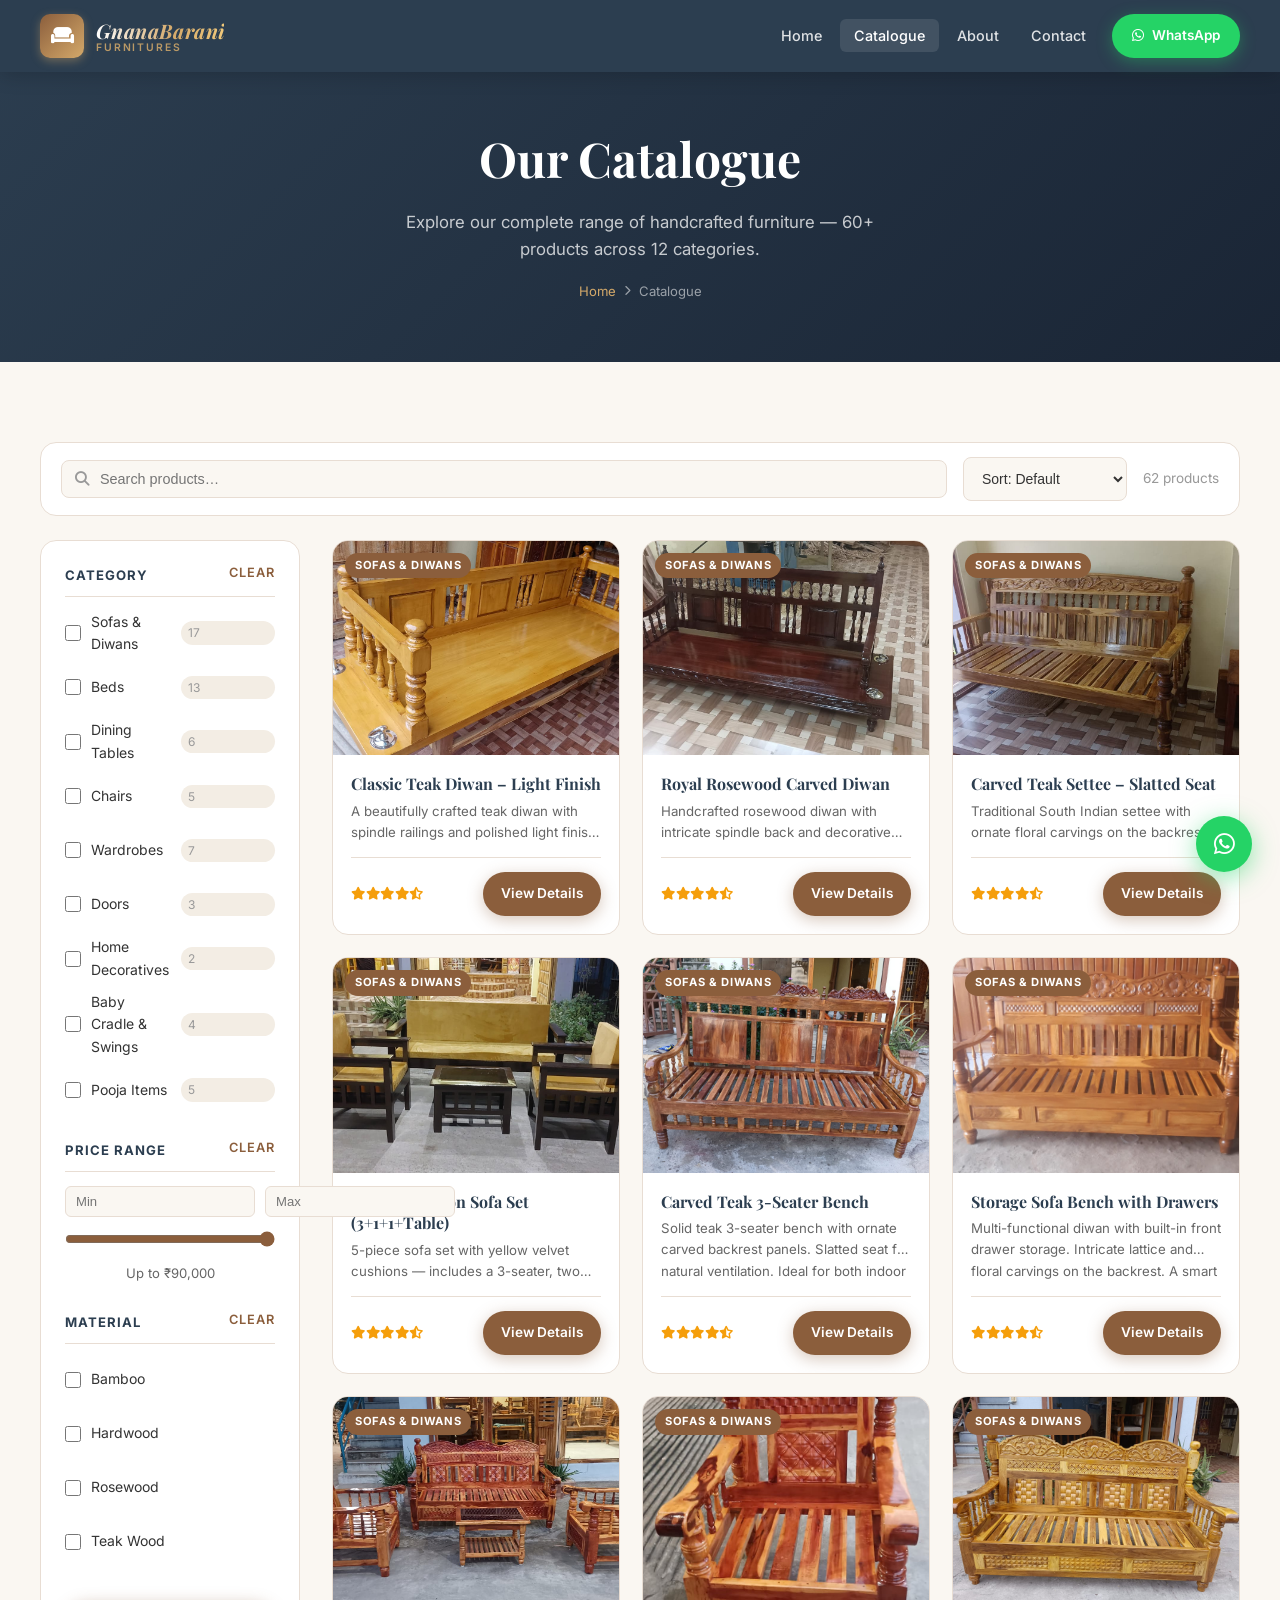
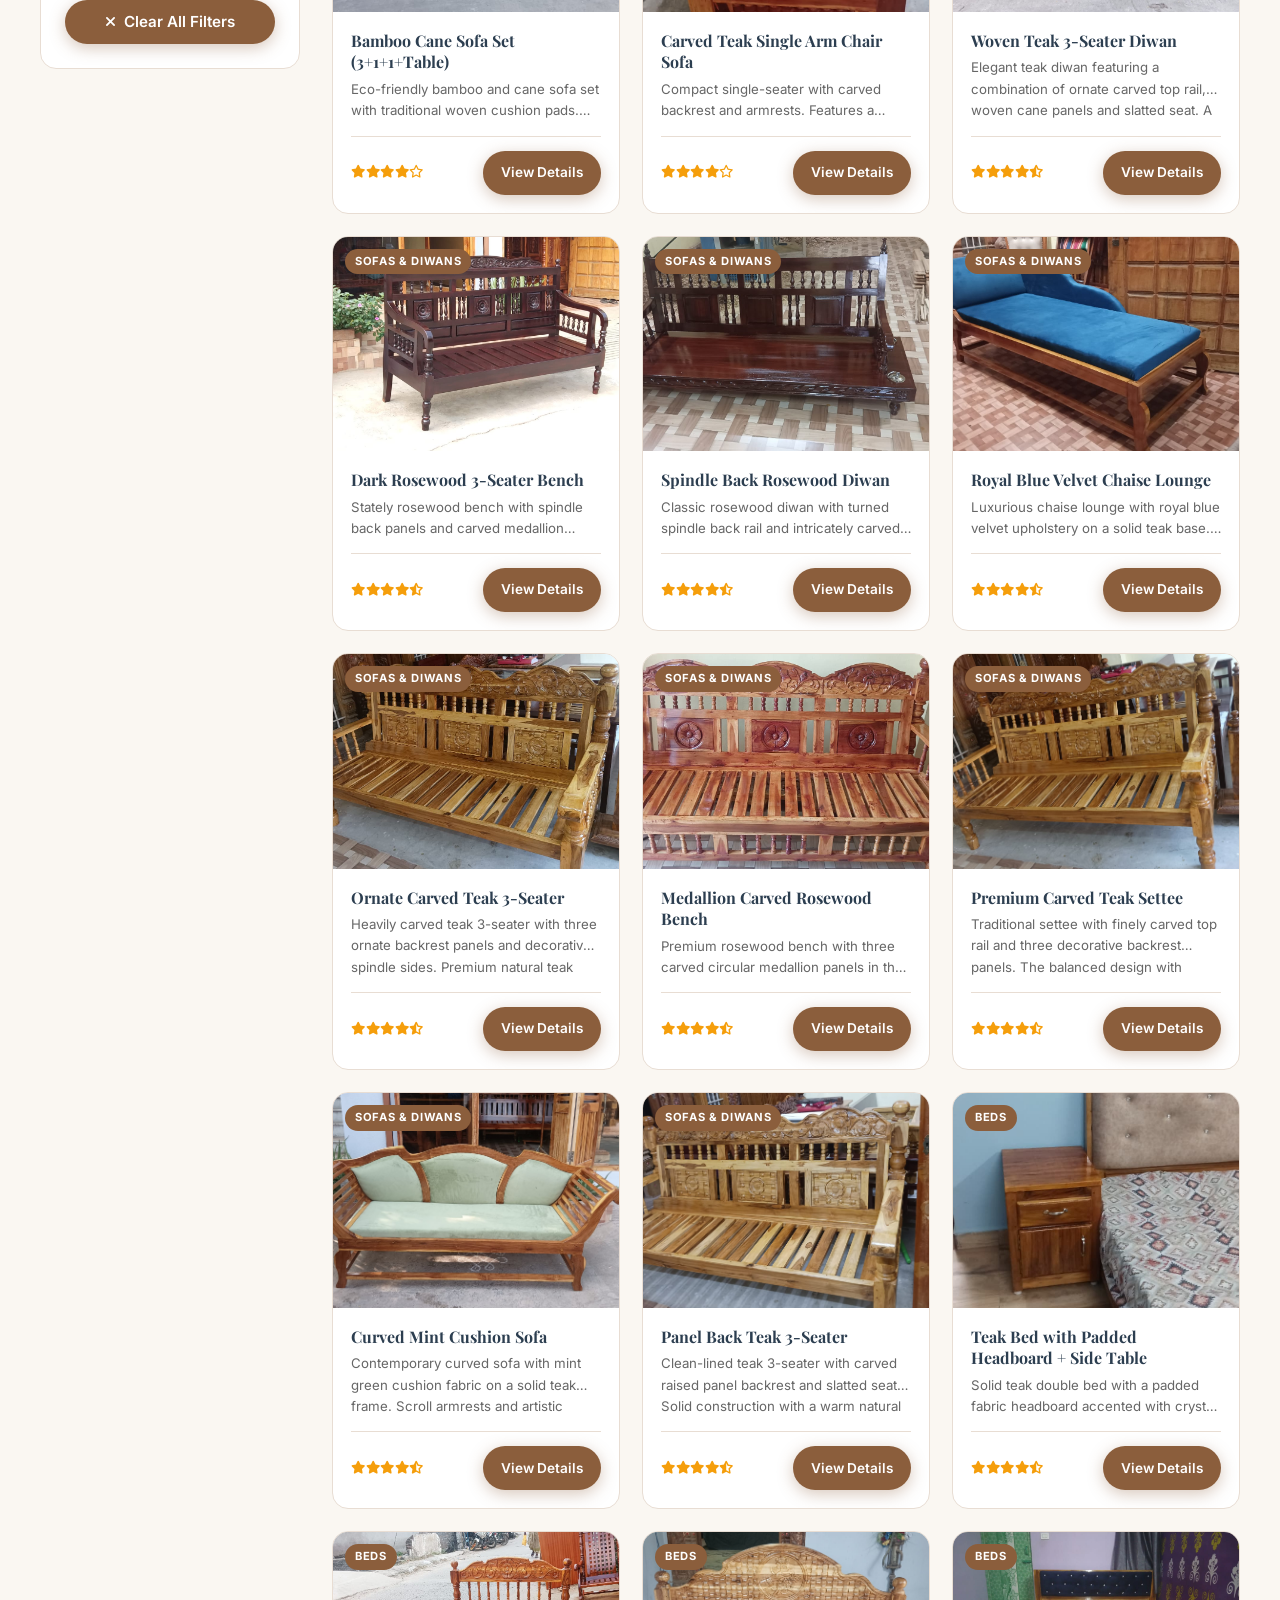
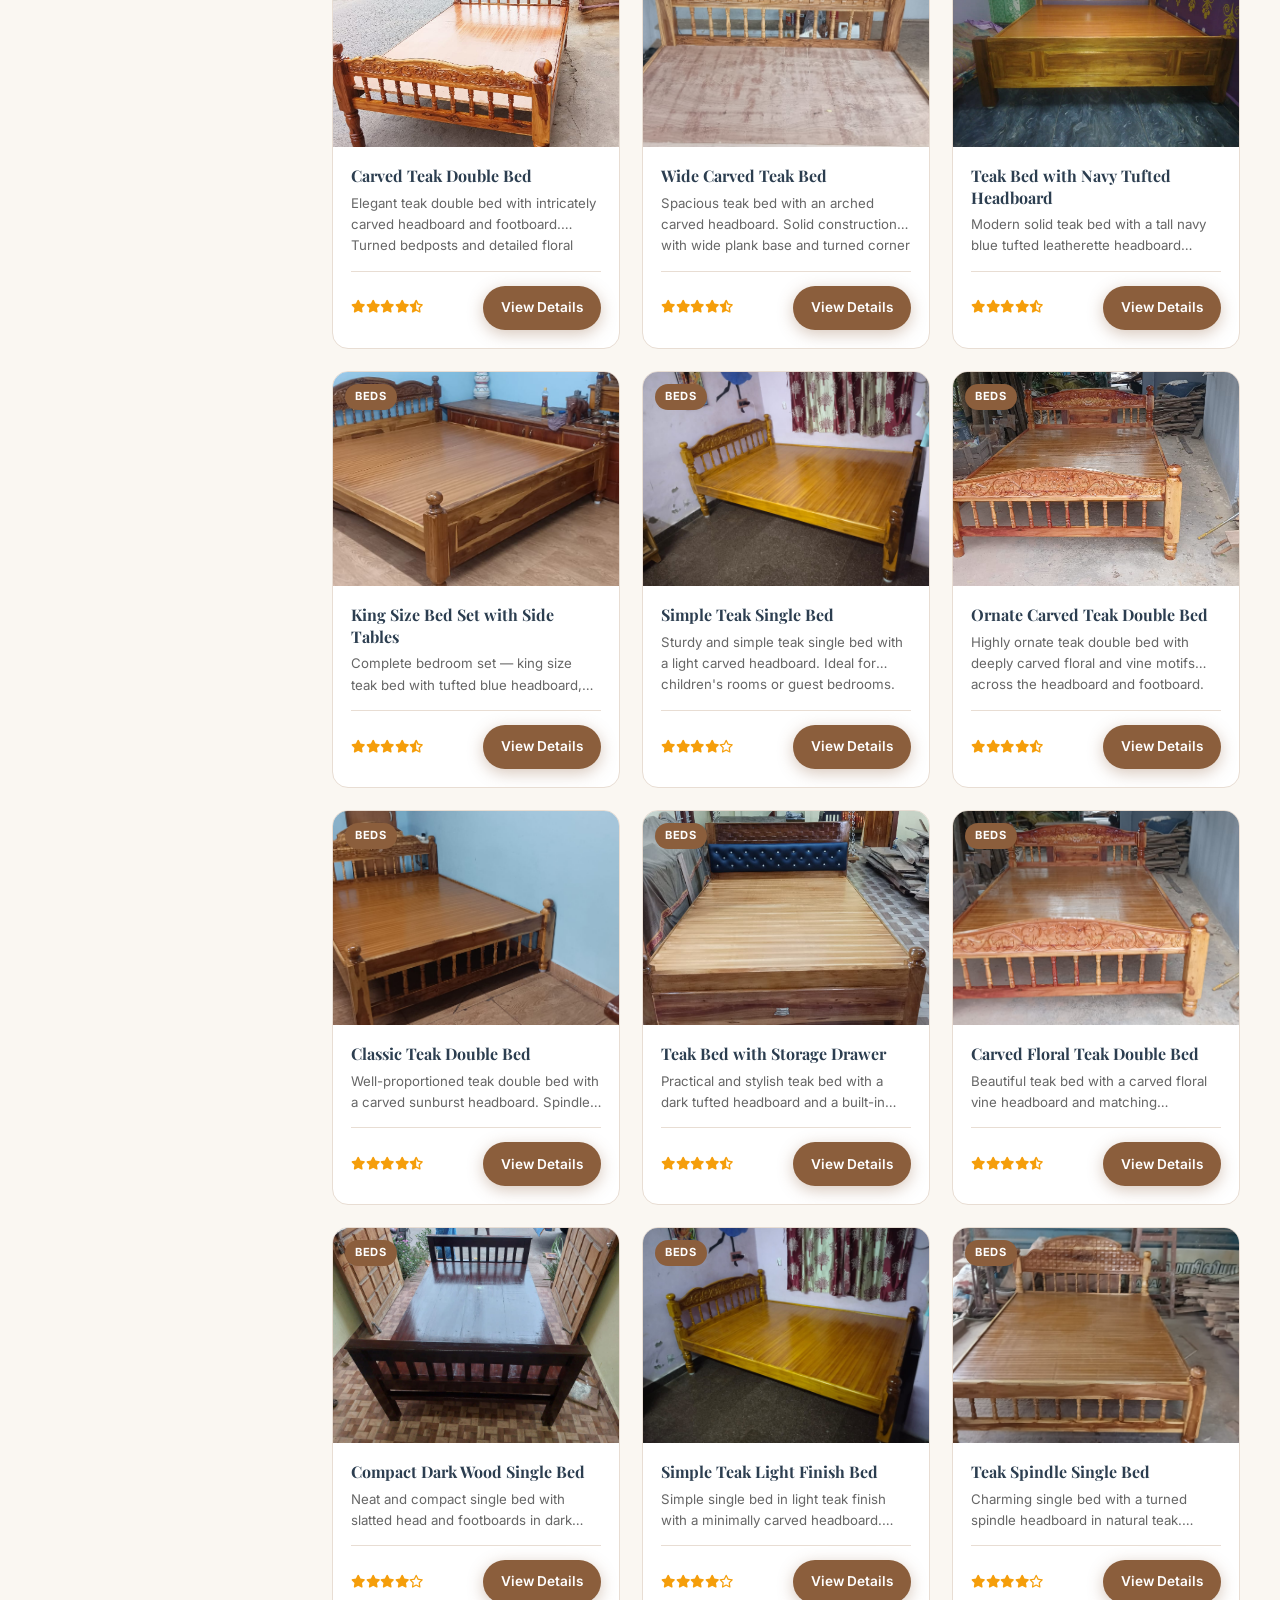
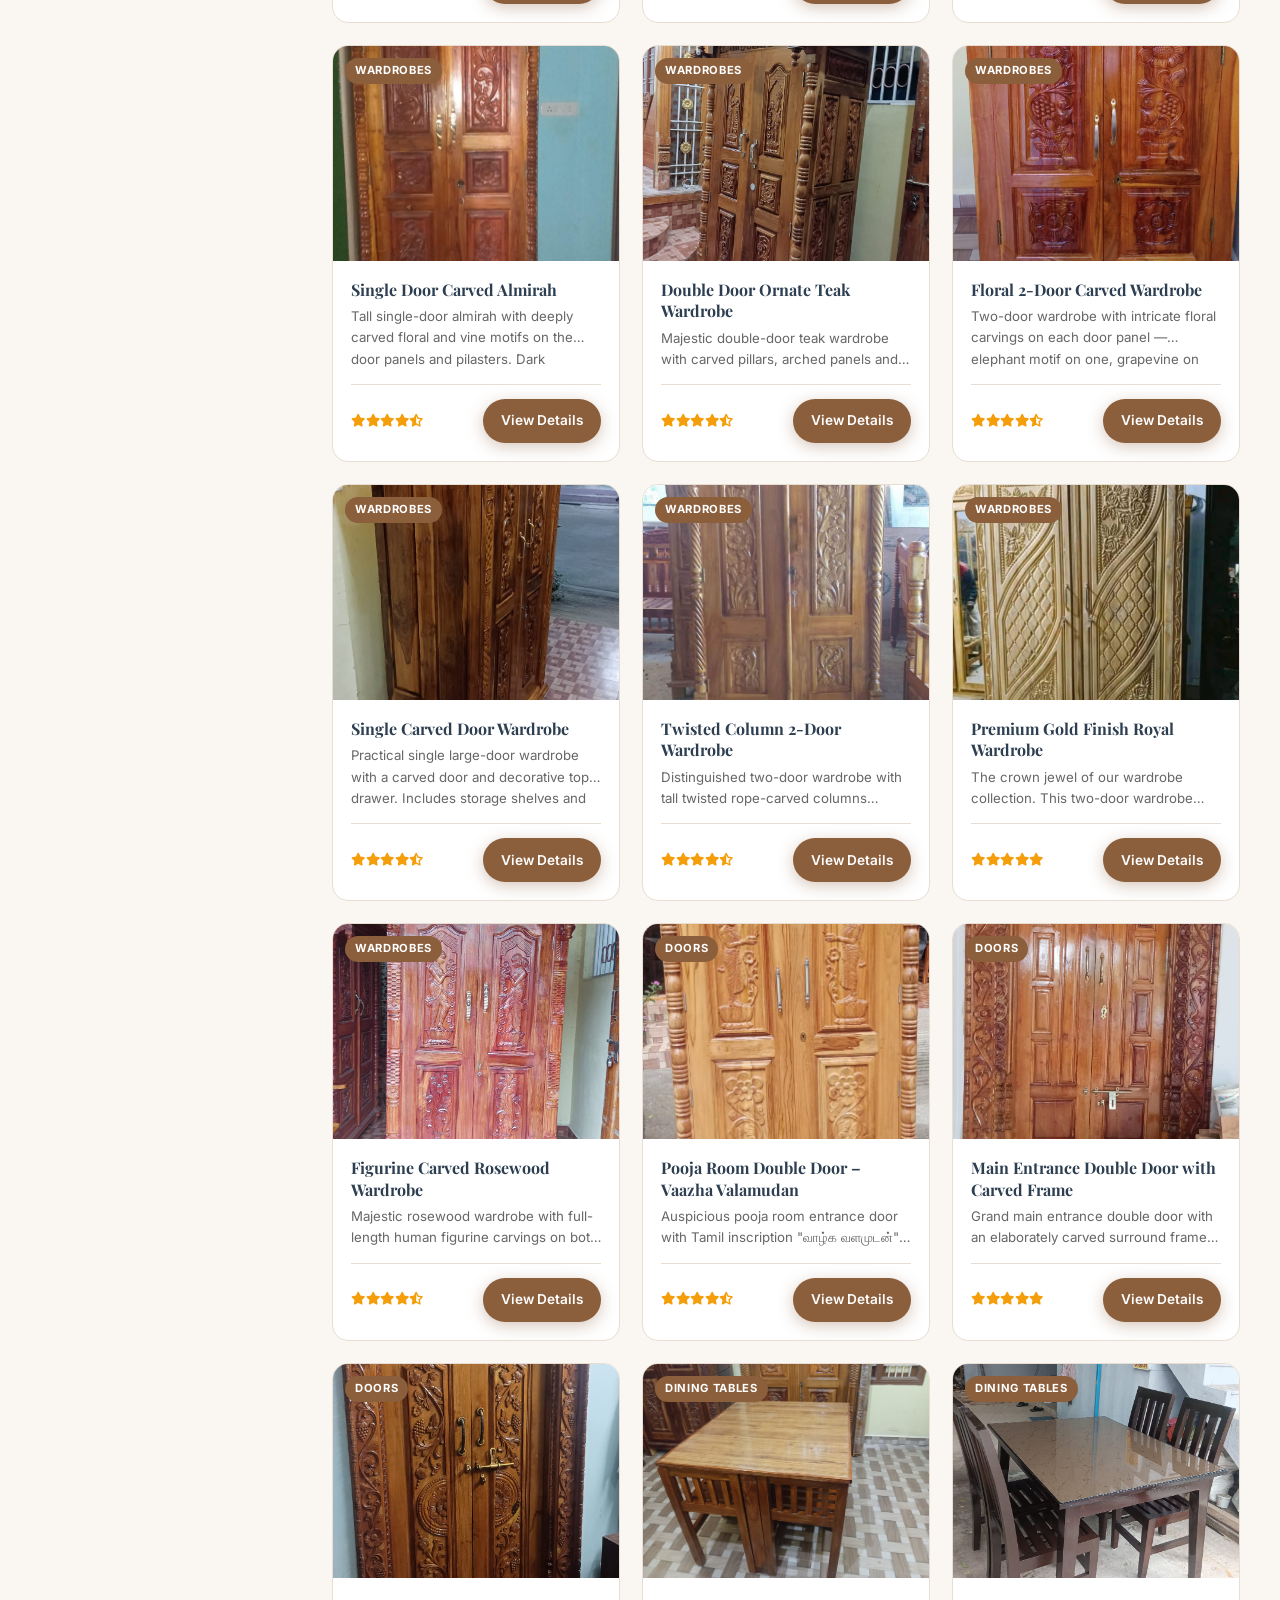
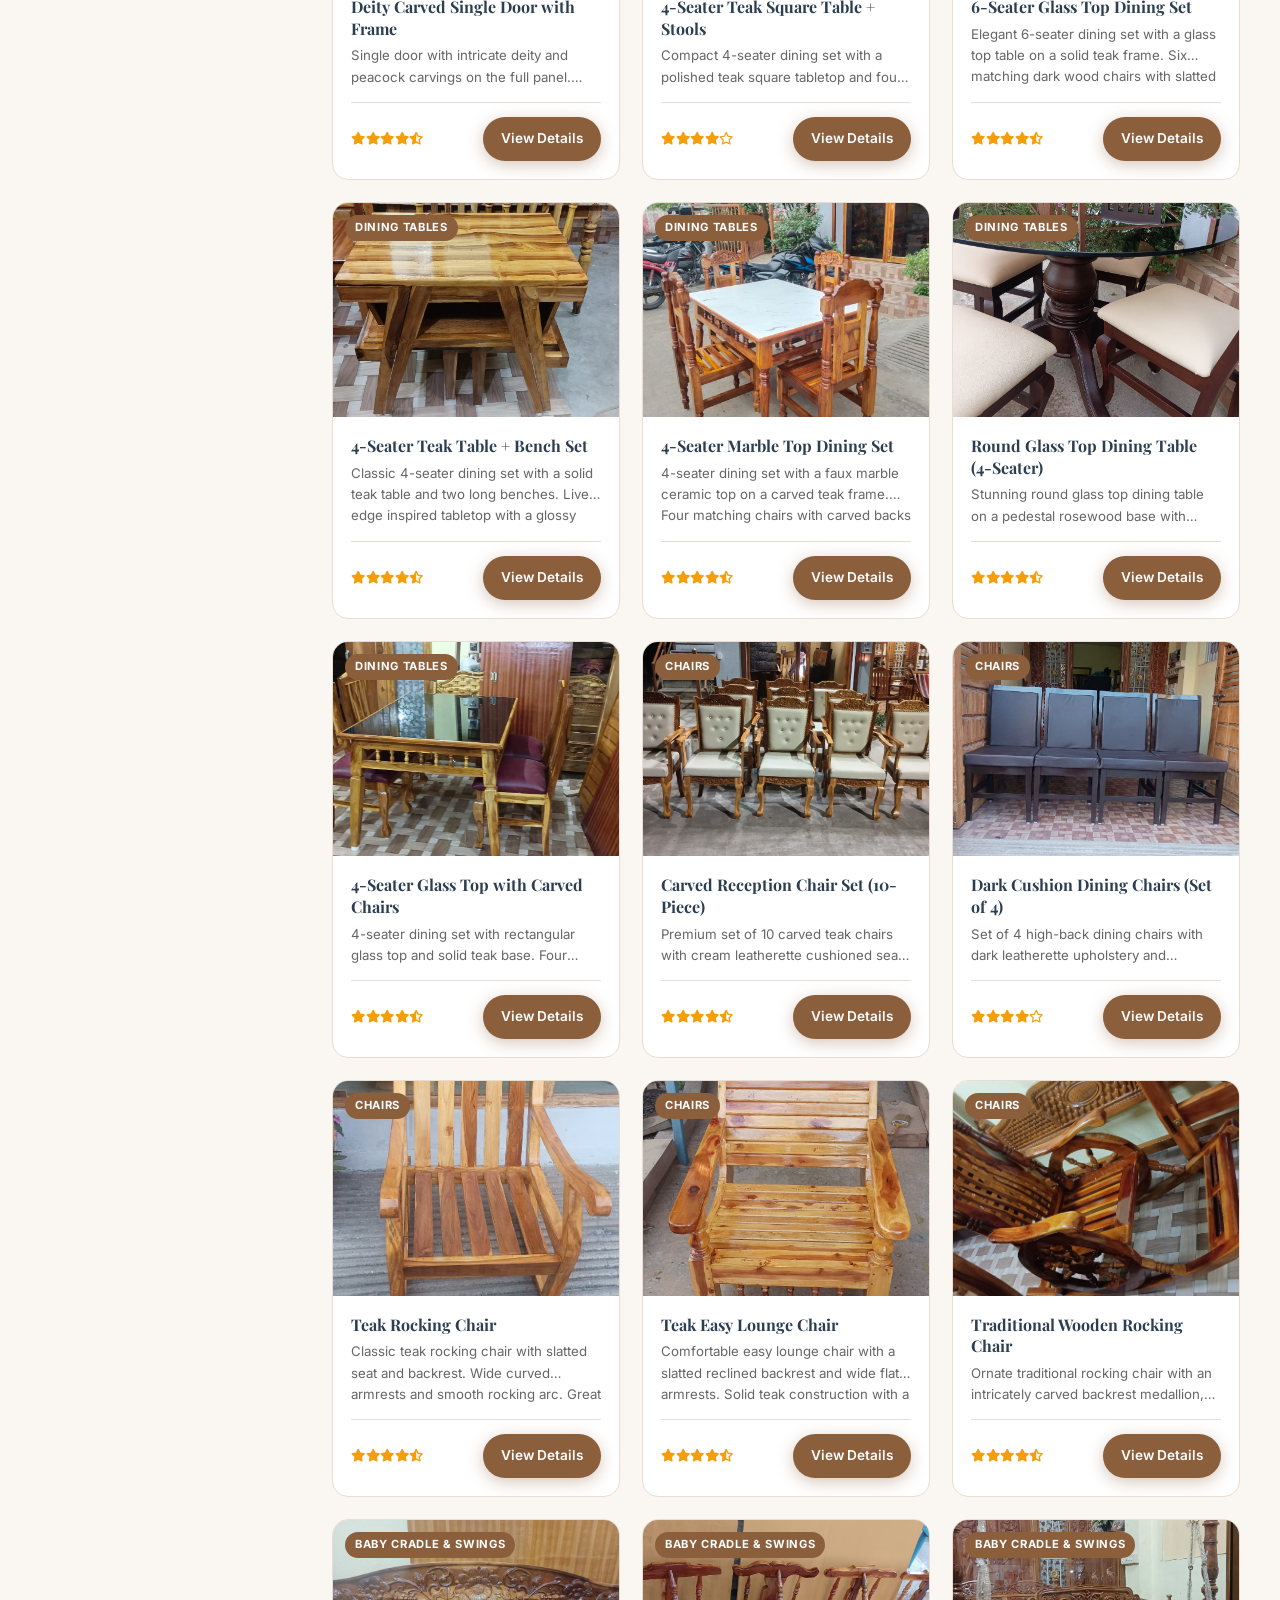
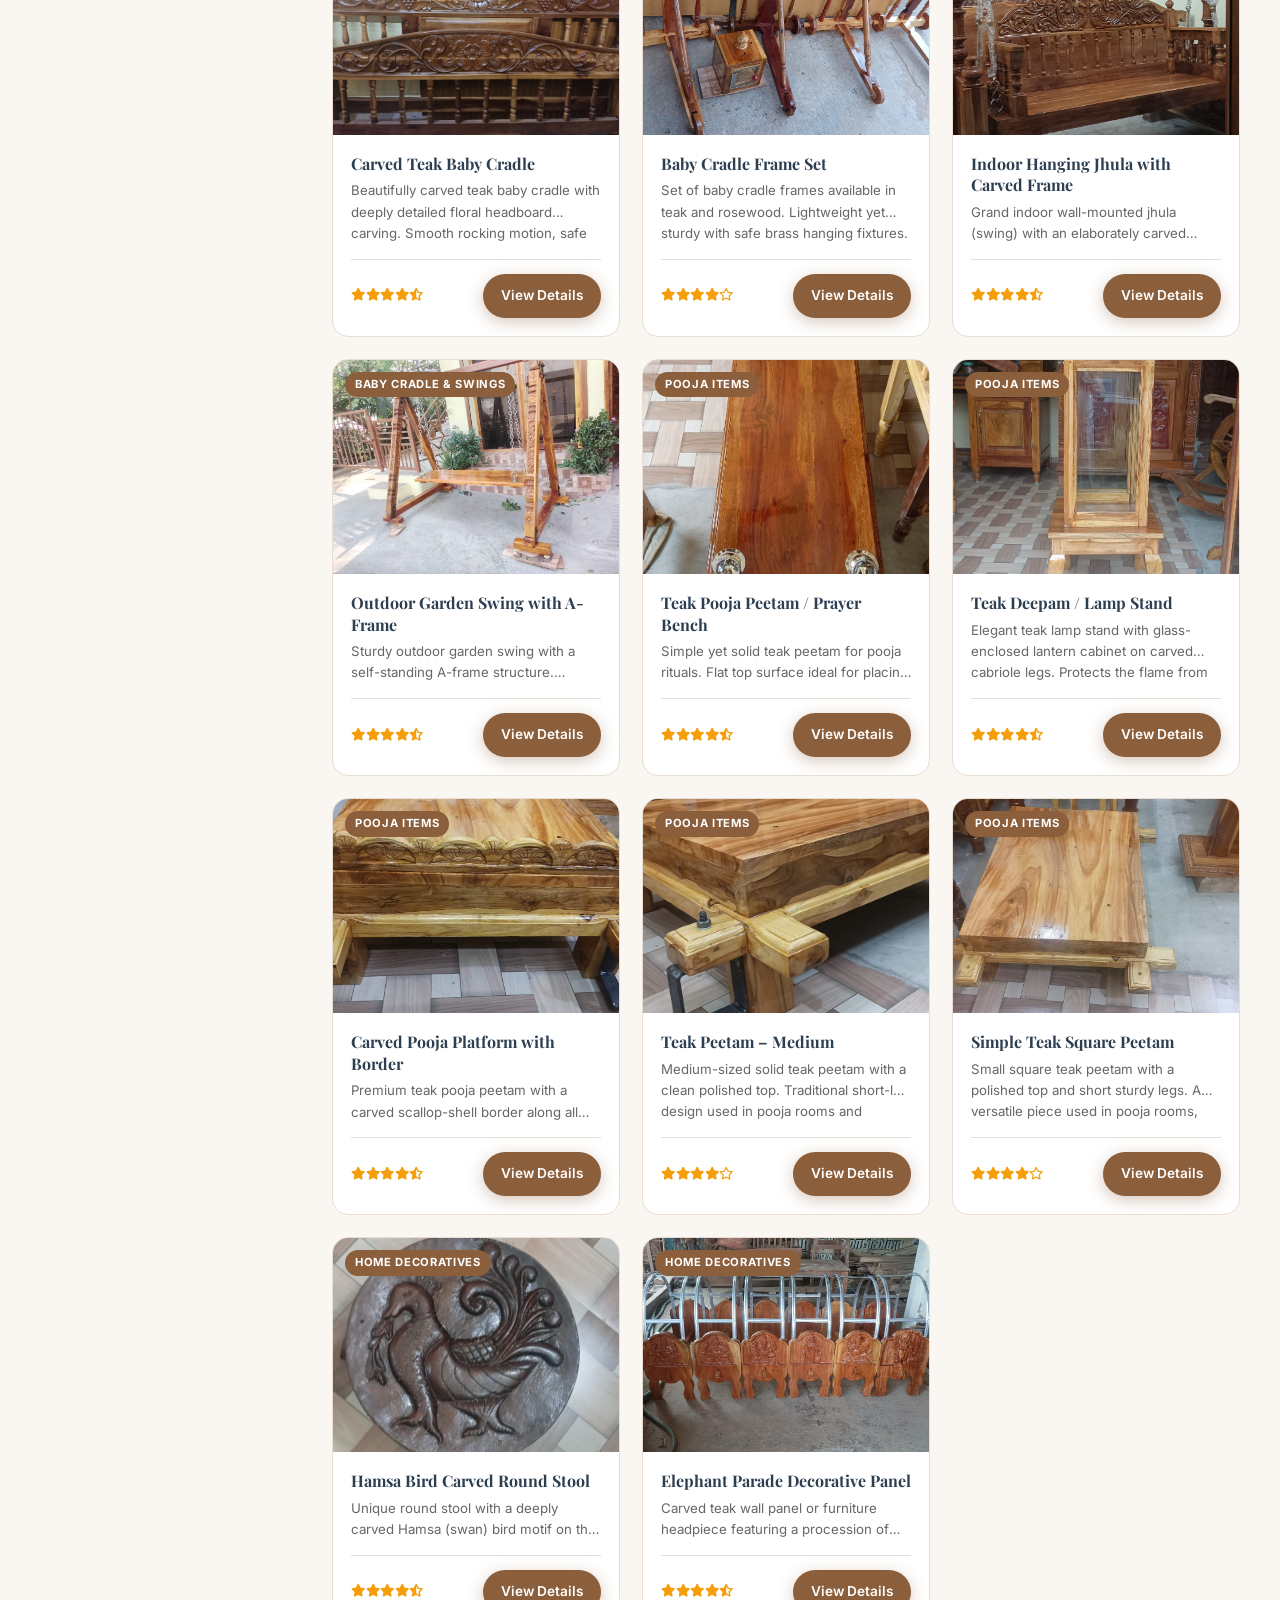
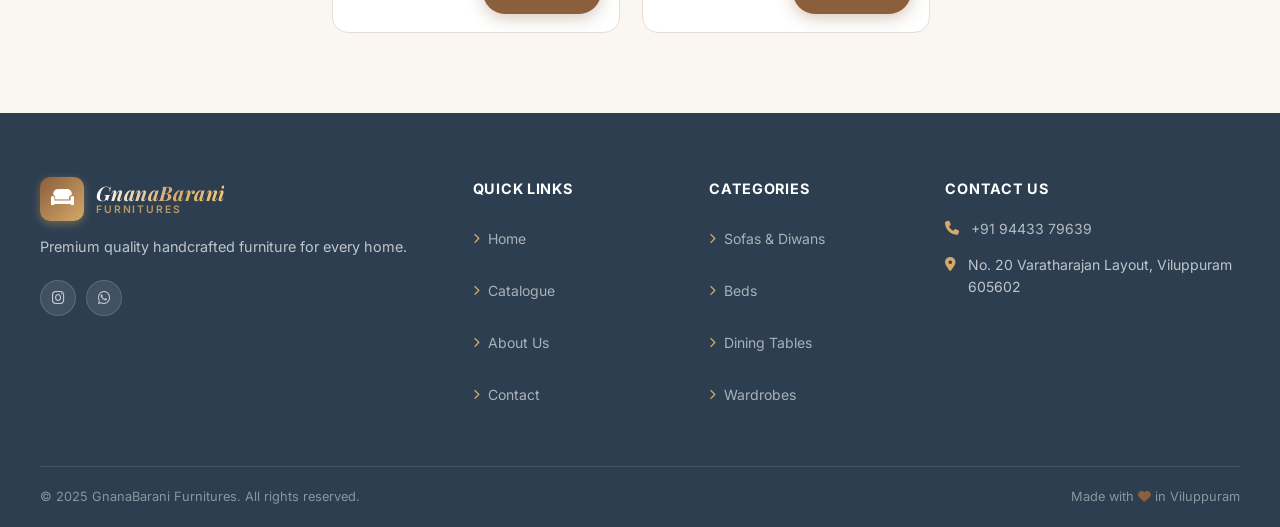
<file: catalogue.html>
<!DOCTYPE html>
<html lang="en">
<head>
  <meta charset="UTF-8">
  <meta name="viewport" content="width=device-width, initial-scale=1.0">
  <title>Catalogue – GnanaBarani Furnitures</title>
  <meta name="description" content="Browse our complete furniture catalogue — sofas, beds, wardrobes, dining tables, doors, pooja items and more.">
  <link rel="preconnect" href="https://fonts.googleapis.com">
  <link rel="preconnect" href="https://fonts.gstatic.com" crossorigin>
  <link href="https://fonts.googleapis.com/css2?family=Playfair+Display:wght@400;600;700&family=Inter:wght@400;500;600;700&display=swap" rel="stylesheet">
  <link rel="stylesheet" href="https://cdnjs.cloudflare.com/ajax/libs/font-awesome/6.5.0/css/all.min.css">
  <link rel="stylesheet" href="css/style.css?v=2">
</head>
<body>

<!-- Nav -->
<nav class="nav nav--solid" id="mainNav">
  <div class="container">
    <div class="nav__inner">
      <a href="index.html" class="nav__logo">
        <div class="nav__logo-icon"><i class="fas fa-couch"></i></div>
        <div class="nav__logo-text">
          <span class="nav__logo-name">GnanaBarani</span>
          <span class="nav__logo-tagline">Furnitures</span>
        </div>
      </a>
      <ul class="nav__links" role="list">
        <li><a href="index.html"     class="nav__link">Home</a></li>
        <li><a href="catalogue.html" class="nav__link">Catalogue</a></li>
        <li><a href="about.html"     class="nav__link">About</a></li>
        <li><a href="contact.html"   class="nav__link">Contact</a></li>
        <li><a href="https://wa.me/919443379639?text=Hi%2C%20I'm%20interested%20in%20your%20furniture%20collection." target="_blank" rel="noopener noreferrer" class="btn btn--whatsapp nav__cta"><i class="fab fa-whatsapp"></i> WhatsApp</a></li>
      </ul>
      <button class="nav__hamburger" id="hamburger" aria-label="Toggle menu" aria-expanded="false">
        <span></span><span></span><span></span>
      </button>
    </div>
  </div>
</nav>
<div class="nav__mobile-overlay" id="mobileOverlay"></div>
<div class="nav__mobile" id="mobileMenu">
  <ul class="nav__mobile-links" role="list">
    <li><a href="index.html"     class="nav__mobile-link">Home</a></li>
    <li><a href="catalogue.html" class="nav__mobile-link">Catalogue</a></li>
    <li><a href="about.html"     class="nav__mobile-link">About Us</a></li>
    <li><a href="contact.html"   class="nav__mobile-link">Contact</a></li>
    <li style="margin-top:12px"><a href="https://wa.me/919443379639?text=Hi%2C%20I'm%20interested%20in%20your%20furniture%20collection." target="_blank" rel="noopener noreferrer" class="btn btn--whatsapp btn--full"><i class="fab fa-whatsapp"></i> Chat on WhatsApp</a></li>
  </ul>
</div>

<!-- Page Hero -->
<div class="page-hero">
  <div class="container">
    <h1>Our Catalogue</h1>
    <p>Explore our complete range of handcrafted furniture — 60+ products across 12 categories.</p>
    <nav class="breadcrumb" aria-label="Breadcrumb">
      <a href="index.html">Home</a><i class="fas fa-chevron-right"></i><span>Catalogue</span>
    </nav>
  </div>
</div>

<!-- Main Content -->
<section class="section">
  <div class="container">

    <!-- Topbar -->
    <div class="catalogue-topbar">
      <button class="filter-toggle-btn" id="filterToggleBtn" aria-label="Open filters">
        <i class="fas fa-sliders-h"></i> Filters
      </button>
      <div class="catalogue-search">
        <i class="fas fa-search"></i>
        <input type="search" id="searchInput" placeholder="Search products…" autocomplete="off">
      </div>
      <select class="sort-select" id="sortSelect">
        <option value="default">Sort: Default</option>
        <option value="price-asc">Price: Low to High</option>
        <option value="price-desc">Price: High to Low</option>
        <option value="name-asc">Name: A–Z</option>
        <option value="rating-desc">Top Rated</option>
      </select>
      <span class="results-count" id="resultsCount"></span>
    </div>

    <div class="catalogue-layout">

      <!-- Sidebar -->
      <aside class="catalogue-sidebar" id="desktopSidebar">

        <div class="sidebar-section">
          <div class="sidebar-title">Category <span class="sidebar-clear" id="clearCategory">Clear</span></div>
          <div id="categoryFilters"></div>
        </div>

        <div class="sidebar-section">
          <div class="sidebar-title">Price Range <span class="sidebar-clear" id="clearPrice">Clear</span></div>
          <div class="price-range-inputs">
            <input type="number" id="priceMin" placeholder="Min" min="0">
            <input type="number" id="priceMax" placeholder="Max" min="0">
          </div>
          <input type="range" id="priceSlider" min="0" max="90000" step="500" value="90000">
          <div class="price-display" id="priceDisplay">Up to ₹90,000</div>
        </div>

        <div class="sidebar-section">
          <div class="sidebar-title">Material <span class="sidebar-clear" id="clearMaterial">Clear</span></div>
          <div id="materialFilters"></div>
        </div>

        <button class="btn btn--primary btn--full" id="clearAllBtn" style="margin-top:8px">
          <i class="fas fa-times"></i> Clear All Filters
        </button>
      </aside>

      <!-- Grid -->
      <div>
        <div class="catalogue-grid" id="catalogueGrid"></div>
      </div>
    </div>
  </div>
</section>

<!-- Mobile Filter Drawer -->
<div class="filter-drawer" id="filterDrawer">
  <div class="filter-drawer__overlay" id="drawerOverlay"></div>
  <div class="filter-drawer__panel">
    <div class="filter-drawer__header">
      <h3>Filters</h3>
      <button class="filter-drawer__close" id="drawerClose" aria-label="Close filters"><i class="fas fa-times"></i></button>
    </div>
    <div class="sidebar-section">
      <div class="sidebar-title">Category</div>
      <div id="drawerCategoryFilters"></div>
    </div>
    <div class="sidebar-section">
      <div class="sidebar-title">Price Range</div>
      <input type="range" id="drawerPriceSlider" min="0" max="90000" step="500" value="90000">
      <div class="price-display" id="drawerPriceDisplay">Up to ₹90,000</div>
    </div>
    <div class="sidebar-section">
      <div class="sidebar-title">Material</div>
      <div id="drawerMaterialFilters"></div>
    </div>
    <button class="btn btn--primary btn--full" id="drawerApplyBtn" style="margin-top:16px">Apply Filters</button>
    <button class="btn btn--outline btn--full" id="drawerClearBtn" style="margin-top:10px">Clear All</button>
  </div>
</div>

<!-- Footer -->
<footer class="footer">
  <div class="container">
    <div class="footer__grid">
      <div class="footer__brand">
        <a href="index.html" class="nav__logo">
          <div class="nav__logo-icon"><i class="fas fa-couch"></i></div>
          <div class="nav__logo-text">
            <span class="nav__logo-name">GnanaBarani</span>
            <span class="nav__logo-tagline">Furnitures</span>
          </div>
        </a>
        <p>Premium quality handcrafted furniture for every home.</p>
        <div class="footer__social">
          <a href="https://instagram.com" target="_blank" rel="noopener" class="social-icon" aria-label="Instagram"><i class="fab fa-instagram"></i></a>
          <a href="https://wa.me/919443379639" target="_blank" rel="noopener" class="social-icon" aria-label="WhatsApp"><i class="fab fa-whatsapp"></i></a>
        </div>
      </div>
      <div>
        <h4 class="footer__col-title">Quick Links</h4>
        <ul class="footer__links" role="list">
          <li><a href="index.html"     class="footer__link"><i class="fas fa-chevron-right"></i>Home</a></li>
          <li><a href="catalogue.html" class="footer__link"><i class="fas fa-chevron-right"></i>Catalogue</a></li>
          <li><a href="about.html"     class="footer__link"><i class="fas fa-chevron-right"></i>About Us</a></li>
          <li><a href="contact.html"   class="footer__link"><i class="fas fa-chevron-right"></i>Contact</a></li>
        </ul>
      </div>
      <div>
        <h4 class="footer__col-title">Categories</h4>
        <ul class="footer__links" role="list">
          <li><a href="catalogue.html?category=sofa"     class="footer__link"><i class="fas fa-chevron-right"></i>Sofas &amp; Diwans</a></li>
          <li><a href="catalogue.html?category=bed"      class="footer__link"><i class="fas fa-chevron-right"></i>Beds</a></li>
          <li><a href="catalogue.html?category=dining"   class="footer__link"><i class="fas fa-chevron-right"></i>Dining Tables</a></li>
          <li><a href="catalogue.html?category=wardrobe" class="footer__link"><i class="fas fa-chevron-right"></i>Wardrobes</a></li>
        </ul>
      </div>
      <div>
        <h4 class="footer__col-title">Contact Us</h4>
        <div class="footer__contact-item"><i class="fas fa-phone"></i><a href="tel:+919443379639">+91 94433 79639</a></div>
        <div class="footer__contact-item"><i class="fas fa-map-marker-alt"></i><span>No. 20 Varatharajan Layout, Viluppuram 605602</span></div>
      </div>
    </div>
    <div class="footer__bottom">
      <span>&copy; 2025 GnanaBarani Furnitures. All rights reserved.</span>
      <span>Made with <i class="fas fa-heart" style="color:var(--primary)"></i> in Viluppuram</span>
    </div>
  </div>
</footer>

<script src="js/products-data.js"></script>
<script src="js/main.js"></script>
<script src="js/catalogue.js"></script>
</body>
</html>
</file>
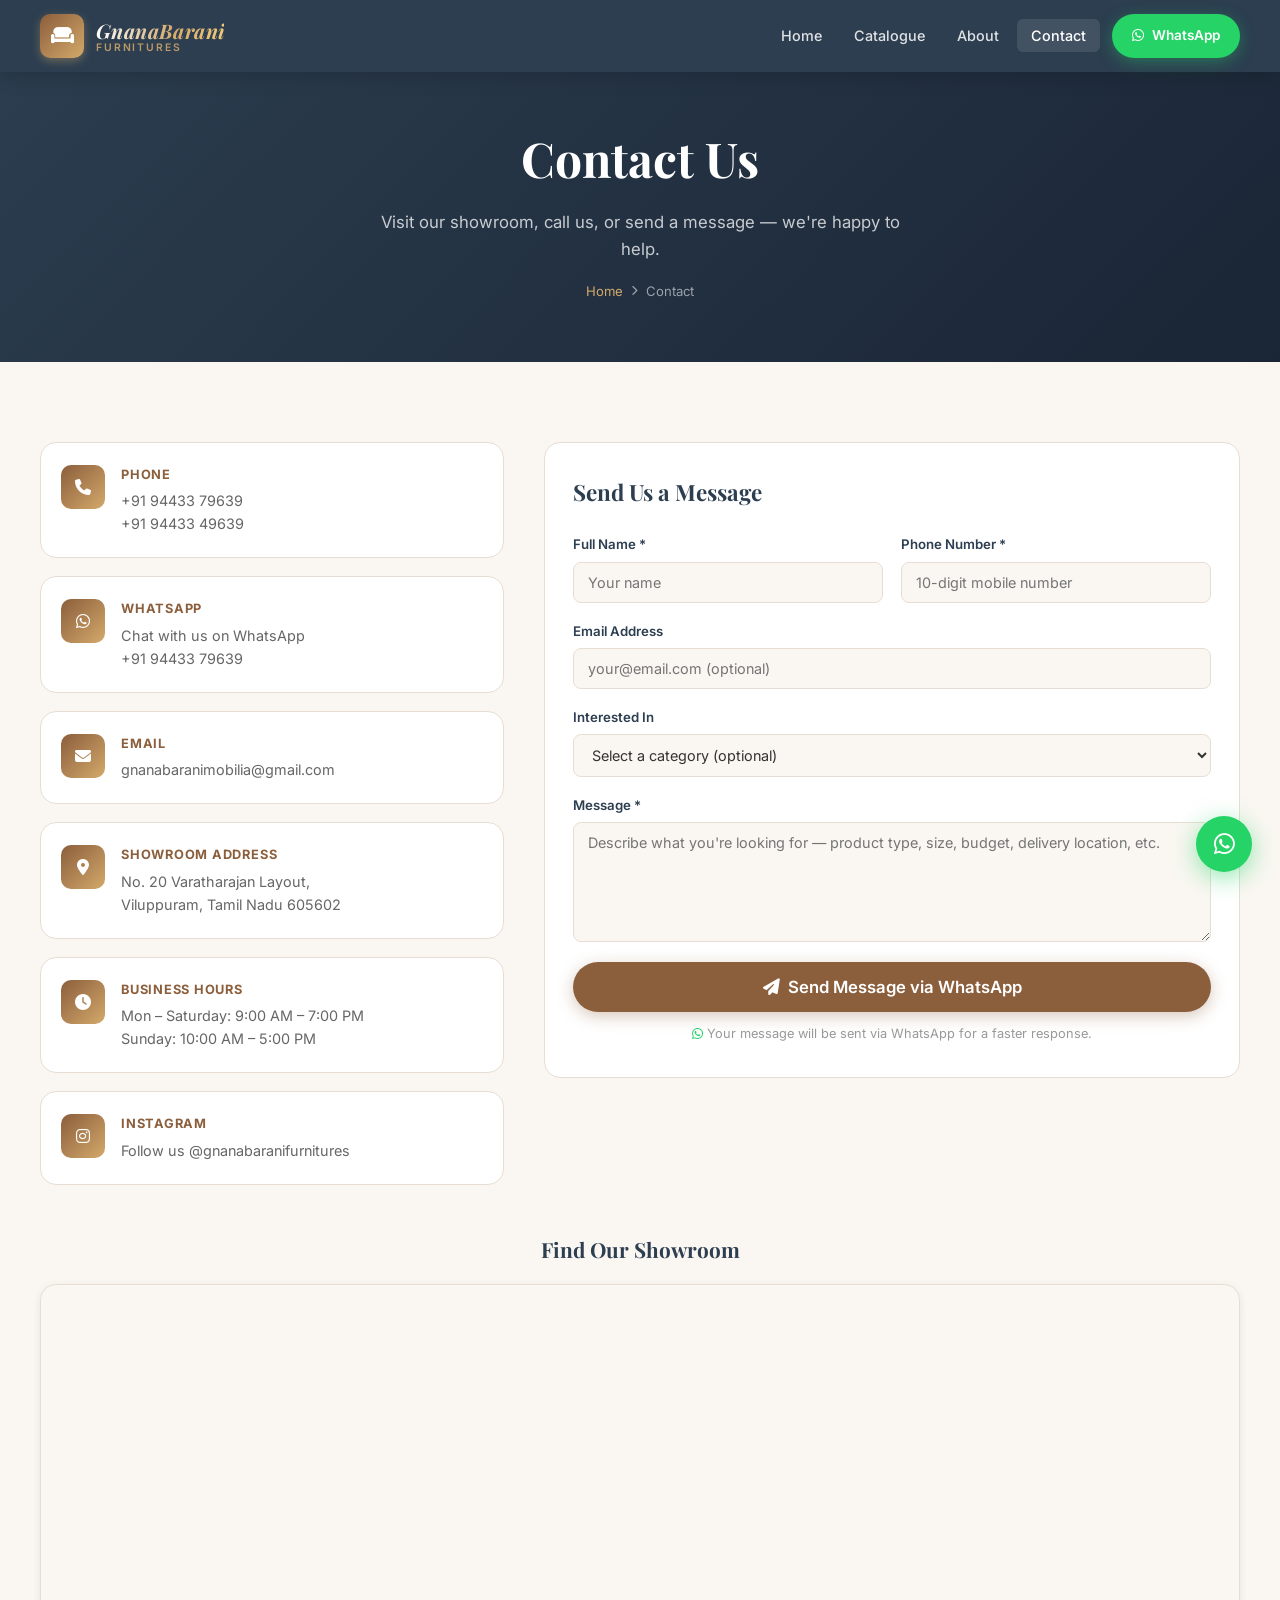
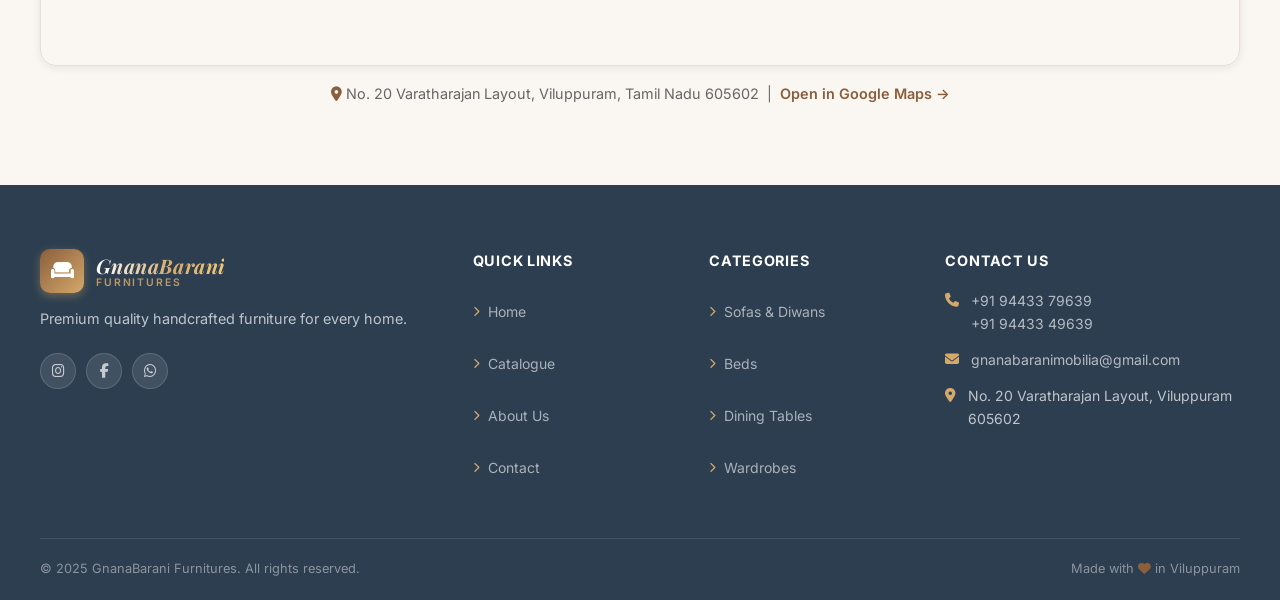
<file: contact.html>
<!DOCTYPE html>
<html lang="en">
<head>
  <meta charset="UTF-8">
  <meta name="viewport" content="width=device-width, initial-scale=1.0">
  <title>Contact Us – GnanaBarani Furnitures</title>
  <meta name="description" content="Contact GnanaBarani Furnitures in Viluppuram. Call, WhatsApp or visit our showroom at No. 20 Varatharajan Layout.">
  <link rel="preconnect" href="https://fonts.googleapis.com">
  <link rel="preconnect" href="https://fonts.gstatic.com" crossorigin>
  <link href="https://fonts.googleapis.com/css2?family=Playfair+Display:wght@400;600;700&family=Inter:wght@400;500;600;700&display=swap" rel="stylesheet">
  <link rel="stylesheet" href="https://cdnjs.cloudflare.com/ajax/libs/font-awesome/6.5.0/css/all.min.css">
  <link rel="stylesheet" href="css/style.css?v=2">
</head>
<body>

<!-- Nav -->
<nav class="nav nav--solid" id="mainNav">
  <div class="container">
    <div class="nav__inner">
      <a href="index.html" class="nav__logo">
        <div class="nav__logo-icon"><i class="fas fa-couch"></i></div>
        <div class="nav__logo-text">
          <span class="nav__logo-name">GnanaBarani</span>
          <span class="nav__logo-tagline">Furnitures</span>
        </div>
      </a>
      <ul class="nav__links" role="list">
        <li><a href="index.html"     class="nav__link">Home</a></li>
        <li><a href="catalogue.html" class="nav__link">Catalogue</a></li>
        <li><a href="about.html"     class="nav__link">About</a></li>
        <li><a href="contact.html"   class="nav__link">Contact</a></li>
        <li><a href="https://wa.me/919443379639?text=Hi%2C%20I'm%20interested%20in%20your%20furniture%20collection." target="_blank" rel="noopener noreferrer" class="btn btn--whatsapp nav__cta"><i class="fab fa-whatsapp"></i> WhatsApp</a></li>
      </ul>
      <button class="nav__hamburger" id="hamburger" aria-label="Toggle menu" aria-expanded="false">
        <span></span><span></span><span></span>
      </button>
    </div>
  </div>
</nav>
<div class="nav__mobile-overlay" id="mobileOverlay"></div>
<div class="nav__mobile" id="mobileMenu">
  <ul class="nav__mobile-links" role="list">
    <li><a href="index.html"     class="nav__mobile-link">Home</a></li>
    <li><a href="catalogue.html" class="nav__mobile-link">Catalogue</a></li>
    <li><a href="about.html"     class="nav__mobile-link">About Us</a></li>
    <li><a href="contact.html"   class="nav__mobile-link">Contact</a></li>
    <li style="margin-top:12px"><a href="https://wa.me/919443379639?text=Hi%2C%20I'm%20interested%20in%20your%20furniture%20collection." target="_blank" rel="noopener noreferrer" class="btn btn--whatsapp btn--full"><i class="fab fa-whatsapp"></i> Chat on WhatsApp</a></li>
  </ul>
</div>

<!-- Page Hero -->
<div class="page-hero">
  <div class="container">
    <h1>Contact Us</h1>
    <p>Visit our showroom, call us, or send a message — we're happy to help.</p>
    <nav class="breadcrumb" aria-label="Breadcrumb">
      <a href="index.html">Home</a><i class="fas fa-chevron-right"></i><span>Contact</span>
    </nav>
  </div>
</div>

<!-- Contact Section -->
<section class="section">
  <div class="container">
    <div class="contact-layout">

      <!-- Info Cards -->
      <div class="contact-info-cards reveal">

        <div class="contact-card">
          <div class="contact-card__icon"><i class="fas fa-phone"></i></div>
          <div>
            <h4>Phone</h4>
            <p>
              <a href="tel:+919443379639">+91 94433 79639</a><br>
              <a href="tel:+919443349639">+91 94433 49639</a>
            </p>
          </div>
        </div>

        <div class="contact-card">
          <div class="contact-card__icon"><i class="fab fa-whatsapp"></i></div>
          <div>
            <h4>WhatsApp</h4>
            <p><a href="https://wa.me/919443379639?text=Hi%2C%20I'm%20interested%20in%20your%20furniture%20collection." target="_blank" rel="noopener noreferrer">Chat with us on WhatsApp<br>+91 94433 79639</a></p>
          </div>
        </div>

        <div class="contact-card">
          <div class="contact-card__icon"><i class="fas fa-envelope"></i></div>
          <div>
            <h4>Email</h4>
            <p><a href="mailto:gnanabaranimobilia@gmail.com">gnanabaranimobilia@gmail.com</a></p>
          </div>
        </div>

        <div class="contact-card">
          <div class="contact-card__icon"><i class="fas fa-map-marker-alt"></i></div>
          <div>
            <h4>Showroom Address</h4>
            <p>No. 20 Varatharajan Layout,<br>Viluppuram, Tamil Nadu 605602</p>
          </div>
        </div>

        <div class="contact-card">
          <div class="contact-card__icon"><i class="fas fa-clock"></i></div>
          <div>
            <h4>Business Hours</h4>
            <p>Mon – Saturday: 9:00 AM – 7:00 PM<br>Sunday: 10:00 AM – 5:00 PM</p>
          </div>
        </div>

        <div class="contact-card">
          <div class="contact-card__icon"><i class="fab fa-instagram"></i></div>
          <div>
            <h4>Instagram</h4>
            <p><a href="https://instagram.com" target="_blank" rel="noopener noreferrer">Follow us @gnanabaranifurnitures</a></p>
          </div>
        </div>

      </div>

      <!-- Contact Form -->
      <div class="contact-form-wrap reveal">
        <h3>Send Us a Message</h3>
        <div id="formSuccess" style="display:none;background:#f0fdf4;border:1px solid #86efac;border-radius:10px;padding:20px;margin-bottom:20px;text-align:center">
          <i class="fas fa-check-circle" style="color:#22c55e;font-size:1.6rem;display:block;margin-bottom:10px"></i>
          <strong style="color:#15803d">Message sent successfully!</strong><br>
          <span style="color:#166534;font-size:.9rem">Redirecting to WhatsApp to connect with us directly…</span>
        </div>
        <form id="contactForm" novalidate>
          <div class="form-grid">
            <div class="form-group">
              <label for="fname">Full Name *</label>
              <input type="text" id="fname" name="name" placeholder="Your name" autocomplete="name">
              <span class="form-error">Please enter your name.</span>
            </div>
            <div class="form-group">
              <label for="fphone">Phone Number *</label>
              <input type="tel" id="fphone" name="phone" placeholder="10-digit mobile number" autocomplete="tel" maxlength="10">
              <span class="form-error">Please enter a valid 10-digit phone number.</span>
            </div>
            <div class="form-group full">
              <label for="femail">Email Address</label>
              <input type="email" id="femail" name="email" placeholder="your@email.com (optional)" autocomplete="email">
              <span class="form-error">Please enter a valid email address.</span>
            </div>
            <div class="form-group full">
              <label for="fsubject">Interested In</label>
              <select id="fsubject" name="subject" style="padding:11px 14px;border:1px solid var(--border);border-radius:8px;font-size:.9rem;color:var(--text);font-family:var(--font-body);background:var(--bg);width:100%">
                <option value="">Select a category (optional)</option>
                <option value="Sofas &amp; Diwans">Sofas &amp; Diwans</option>
                <option value="Beds">Beds</option>
                <option value="Dining Tables">Dining Tables</option>
                <option value="Chairs">Chairs</option>
                <option value="Wardrobes">Wardrobes</option>
                <option value="Doors">Doors</option>
                <option value="Baby Cradle &amp; Swings">Baby Cradle &amp; Swings</option>
                <option value="Pooja Items">Pooja Items</option>
                <option value="Custom Order">Custom Order</option>
                <option value="General Enquiry">General Enquiry</option>
              </select>
            </div>
            <div class="form-group full">
              <label for="fmessage">Message *</label>
              <textarea id="fmessage" name="message" placeholder="Describe what you're looking for — product type, size, budget, delivery location, etc."></textarea>
              <span class="form-error">Please enter a message.</span>
            </div>
          </div>
          <button type="submit" class="btn btn--primary btn--full btn--lg" style="margin-top:20px">
            <i class="fas fa-paper-plane"></i> Send Message via WhatsApp
          </button>
          <p style="font-size:.8rem;color:var(--text-muted);text-align:center;margin-top:12px">
            <i class="fab fa-whatsapp" style="color:#25D366"></i> Your message will be sent via WhatsApp for a faster response.
          </p>
        </form>
      </div>

    </div>

    <!-- Google Maps -->
    <div class="map-section reveal">
      <h3>Find Our Showroom</h3>
      <div class="map-wrap">
        <iframe
          src="https://www.google.com/maps/embed?pb=!1m18!1m12!1m3!1d3913.8!2d79.4861!3d11.9401!2m3!1f0!2f0!3f0!3m2!1i1024!2i768!4f13.1!3m3!1m2!1s0x3a536b0e2b7a9a1b%3A0x4a6b8c1d2e3f4a5b!2sViluppuram%2C%20Tamil%20Nadu%20605602!5e0!3m2!1sen!2sin!4v1700000000000!5m2!1sen!2sin"
          allowfullscreen=""
          loading="lazy"
          referrerpolicy="no-referrer-when-downgrade"
          title="GnanaBarani Furnitures Location – Viluppuram">
        </iframe>
      </div>
      <p style="text-align:center;margin-top:16px;color:var(--text-light);font-size:.9rem">
        <i class="fas fa-map-marker-alt" style="color:var(--primary)"></i>
        No. 20 Varatharajan Layout, Viluppuram, Tamil Nadu 605602
        &nbsp;|&nbsp;
        <a href="https://maps.google.com/?q=Viluppuram,Tamil+Nadu+605602" target="_blank" rel="noopener noreferrer" style="color:var(--primary);font-weight:600">Open in Google Maps →</a>
      </p>
    </div>
  </div>
</section>

<!-- Footer -->
<footer class="footer">
  <div class="container">
    <div class="footer__grid">
      <div class="footer__brand">
        <a href="index.html" class="nav__logo">
          <div class="nav__logo-icon"><i class="fas fa-couch"></i></div>
          <div class="nav__logo-text">
            <span class="nav__logo-name">GnanaBarani</span>
            <span class="nav__logo-tagline">Furnitures</span>
          </div>
        </a>
        <p>Premium quality handcrafted furniture for every home.</p>
        <div class="footer__social">
          <a href="https://instagram.com" target="_blank" rel="noopener" class="social-icon" aria-label="Instagram"><i class="fab fa-instagram"></i></a>
          <a href="https://facebook.com"  target="_blank" rel="noopener" class="social-icon" aria-label="Facebook"><i class="fab fa-facebook-f"></i></a>
          <a href="https://wa.me/919443379639" target="_blank" rel="noopener" class="social-icon" aria-label="WhatsApp"><i class="fab fa-whatsapp"></i></a>
        </div>
      </div>
      <div>
        <h4 class="footer__col-title">Quick Links</h4>
        <ul class="footer__links" role="list">
          <li><a href="index.html"     class="footer__link"><i class="fas fa-chevron-right"></i>Home</a></li>
          <li><a href="catalogue.html" class="footer__link"><i class="fas fa-chevron-right"></i>Catalogue</a></li>
          <li><a href="about.html"     class="footer__link"><i class="fas fa-chevron-right"></i>About Us</a></li>
          <li><a href="contact.html"   class="footer__link"><i class="fas fa-chevron-right"></i>Contact</a></li>
        </ul>
      </div>
      <div>
        <h4 class="footer__col-title">Categories</h4>
        <ul class="footer__links" role="list">
          <li><a href="catalogue.html?category=sofa"     class="footer__link"><i class="fas fa-chevron-right"></i>Sofas &amp; Diwans</a></li>
          <li><a href="catalogue.html?category=bed"      class="footer__link"><i class="fas fa-chevron-right"></i>Beds</a></li>
          <li><a href="catalogue.html?category=dining"   class="footer__link"><i class="fas fa-chevron-right"></i>Dining Tables</a></li>
          <li><a href="catalogue.html?category=wardrobe" class="footer__link"><i class="fas fa-chevron-right"></i>Wardrobes</a></li>
        </ul>
      </div>
      <div>
        <h4 class="footer__col-title">Contact Us</h4>
        <div class="footer__contact-item"><i class="fas fa-phone"></i><div><a href="tel:+919443379639">+91 94433 79639</a><br><a href="tel:+919443349639">+91 94433 49639</a></div></div>
        <div class="footer__contact-item"><i class="fas fa-envelope"></i><a href="mailto:gnanabaranimobilia@gmail.com">gnanabaranimobilia@gmail.com</a></div>
        <div class="footer__contact-item"><i class="fas fa-map-marker-alt"></i><span>No. 20 Varatharajan Layout, Viluppuram 605602</span></div>
      </div>
    </div>
    <div class="footer__bottom">
      <span>&copy; 2025 GnanaBarani Furnitures. All rights reserved.</span>
      <span>Made with <i class="fas fa-heart" style="color:var(--primary)"></i> in Viluppuram</span>
    </div>
  </div>
</footer>

<script src="js/products-data.js"></script>
<script src="js/main.js"></script>
<script>
(function () {
  const form       = document.getElementById('contactForm');
  const successMsg = document.getElementById('formSuccess');

  function validate() {
    let valid = true;

    // Name
    const name = document.getElementById('fname');
    const nameGroup = name.closest('.form-group');
    if (!name.value.trim()) {
      nameGroup.classList.add('has-error'); valid = false;
    } else {
      nameGroup.classList.remove('has-error');
    }

    // Phone
    const phone = document.getElementById('fphone');
    const phoneGroup = phone.closest('.form-group');
    const phoneVal = phone.value.trim();
    if (!/^[6-9]\d{9}$/.test(phoneVal)) {
      phoneGroup.classList.add('has-error'); valid = false;
    } else {
      phoneGroup.classList.remove('has-error');
    }

    // Email (optional but validate if filled)
    const email = document.getElementById('femail');
    const emailGroup = email.closest('.form-group');
    if (email.value.trim() && !/^[^\s@]+@[^\s@]+\.[^\s@]+$/.test(email.value.trim())) {
      emailGroup.classList.add('has-error'); valid = false;
    } else {
      emailGroup.classList.remove('has-error');
    }

    // Message
    const msg = document.getElementById('fmessage');
    const msgGroup = msg.closest('.form-group');
    if (!msg.value.trim()) {
      msgGroup.classList.add('has-error'); valid = false;
    } else {
      msgGroup.classList.remove('has-error');
    }

    return valid;
  }

  form && form.addEventListener('submit', function (e) {
    e.preventDefault();
    if (!validate()) return;

    const name    = document.getElementById('fname').value.trim();
    const phone   = document.getElementById('fphone').value.trim();
    const subject = document.getElementById('fsubject').value;
    const message = document.getElementById('fmessage').value.trim();

    const waText = `Hi, I'm ${name} (${phone}).${subject ? ' Interested in: ' + subject + '.' : ''}\n\n${message}`;

    successMsg && (successMsg.style.display = 'block');
    form.style.opacity = '0.4';
    form.style.pointerEvents = 'none';

    setTimeout(() => {
      window.open(`https://wa.me/919443379639?text=${encodeURIComponent(waText)}`, '_blank');
    }, 1200);
  });

  // Live validation on blur
  ['fname','fphone','fmessage'].forEach(id => {
    const el = document.getElementById(id);
    el && el.addEventListener('blur', validate);
  });
})();
</script>
</body>
</html>
</file>
<file: css/style.css>
/* ============================================================
   GnanaBarani Furnitures — Main Stylesheet
   ============================================================ */

/* ── 1. CSS Variables ─────────────────────────────────────── */
:root {
  --primary:   #8B5E3C;
  --primary-dark: #6b4628;
  --secondary: #D4A96A;
  --accent:    #2C3E50;
  --bg:        #FAF7F2;
  --bg-2:      #F3EDE4;
  --white:     #ffffff;
  --text:      #333333;
  --text-light:#666666;
  --text-muted:#999999;
  --border:    #e8ddd3;
  --shadow-sm: 0 2px 8px rgba(0,0,0,.08);
  --shadow-md: 0 4px 20px rgba(0,0,0,.12);
  --shadow-lg: 0 8px 40px rgba(0,0,0,.16);
  --radius:    10px;
  --radius-lg: 16px;
  --transition: .3s ease;
  --font-head: 'Playfair Display', Georgia, serif;
  --font-body: 'Inter', system-ui, sans-serif;
  --nav-h: 72px;
}

/* ── 2. Reset & Base ──────────────────────────────────────── */
*, *::before, *::after { box-sizing: border-box; margin: 0; padding: 0; }
html { scroll-behavior: smooth; font-size: 16px; }
body {
  font-family: var(--font-body);
  background: var(--bg);
  color: var(--text);
  line-height: 1.6;
  -webkit-font-smoothing: antialiased;
}
img { max-width: 100%; display: block; }
a  { color: inherit; text-decoration: none; touch-action: manipulation; }
ul { list-style: none; }
button { cursor: pointer; font-family: inherit; border: none; background: none; touch-action: manipulation; }

/* Remove 300ms tap delay on all interactive elements */
a, button, input, select, textarea, label, [role="button"] {
  touch-action: manipulation;
}
/* Ensure tap targets are at least 44px (Apple/Google guideline) */
.btn, .nav__link, .nav__mobile-link, .category-card, .footer__link,
.tab-btn, .filter-option, .gallery-thumb, .sort-select, .sidebar-clear {
  min-height: 44px;
}
.category-card, .gallery-thumb, .filter-option { cursor: pointer; }

/* ── 3. Utility ───────────────────────────────────────────── */
.container { width: 100%; max-width: 1240px; margin: 0 auto; padding: 0 20px; }
.section    { padding: 80px 0; }
.section--alt { background: var(--bg-2); }

.section-header { text-align: center; margin-bottom: 52px; }
.section-header .eyebrow {
  display: inline-block;
  font-size: .8rem;
  font-weight: 600;
  letter-spacing: .12em;
  text-transform: uppercase;
  color: var(--primary);
  margin-bottom: 10px;
}
.section-header h2 {
  font-family: var(--font-head);
  font-size: clamp(1.8rem, 4vw, 2.6rem);
  color: var(--accent);
  line-height: 1.25;
  margin-bottom: 14px;
}
.section-header p {
  color: var(--text-light);
  max-width: 560px;
  margin: 0 auto;
  font-size: 1.05rem;
}
.divider {
  width: 56px; height: 3px;
  background: linear-gradient(90deg, var(--primary), var(--secondary));
  margin: 14px auto 0;
  border-radius: 2px;
}

/* Scroll reveal */
.reveal { opacity: 0; transform: translateY(32px); transition: opacity .65s ease, transform .65s ease; }
.reveal.visible { opacity: 1; transform: none; }
@media (prefers-reduced-motion: reduce) { .reveal { opacity:1; transform:none; } }

/* ── 4. Buttons ───────────────────────────────────────────── */
.btn {
  display: inline-flex; align-items: center; gap: 8px;
  padding: 12px 28px;
  border-radius: 50px;
  font-size: .95rem; font-weight: 600;
  transition: var(--transition);
  white-space: nowrap;
}
.btn--primary {
  background: var(--primary); color: var(--white);
  box-shadow: 0 4px 16px rgba(139,94,60,.35);
}
/* hover only on pointer devices — prevents double-tap on mobile */
.btn--primary:hover { background: var(--primary-dark); }
.btn--outline {
  border: 2px solid var(--primary); color: var(--primary);
}
.btn--outline:hover { background: var(--primary); color: var(--white); }
.btn--secondary {
  background: var(--secondary); color: var(--accent);
  box-shadow: 0 4px 16px rgba(212,169,106,.35);
}
.btn--secondary:hover { background: #c09050; transform: translateY(-2px); }
.btn--whatsapp {
  background: #25D366; color: var(--white);
  box-shadow: 0 4px 16px rgba(37,211,102,.35);
}
.btn--whatsapp:hover { background: #1da851; transform: translateY(-2px); }
.btn--full { width: 100%; justify-content: center; }
.btn--lg { padding: 15px 36px; font-size: 1.05rem; }
.btn--sm { padding: 8px 18px; font-size: .85rem; }

/* ── 5. Navigation ────────────────────────────────────────── */
.nav {
  position: fixed; top: 0; left: 0; right: 0;
  z-index: 1000;
  height: var(--nav-h);
  transition: background var(--transition), box-shadow var(--transition);
}
.nav--transparent { background: transparent; }
.nav--solid, .nav.scrolled {
  background: var(--accent);
  box-shadow: 0 2px 20px rgba(0,0,0,.2);
}
.nav__inner {
  height: var(--nav-h);
  display: flex; align-items: center; justify-content: space-between;
}
.nav__logo { display: inline-flex; align-items: center; gap: 12px; }
.nav__logo-icon {
  width: 44px; height: 44px;
  background: linear-gradient(135deg, var(--primary), var(--secondary));
  border-radius: 10px;
  display: flex; align-items: center; justify-content: center;
  color: var(--white); font-size: 1.15rem;
  box-shadow: 0 3px 10px rgba(212,169,106,.4);
  flex-shrink: 0;
}
.nav__logo-text { display: flex; flex-direction: column; line-height: 1.15; }
.nav__logo-name {
  font-family: 'Playfair Display', Georgia, serif;
  font-size: 1.25rem;
  font-weight: 700;
  font-style: italic;
  letter-spacing: .02em;
  background: linear-gradient(90deg, #ffffff 0%, #D4A96A 60%, #f0c87a 100%);
  -webkit-background-clip: text;
  -webkit-text-fill-color: transparent;
  background-clip: text;
  text-shadow: none;
}
.nav__logo-tagline {
  font-size: .65rem;
  font-weight: 600;
  color: rgba(212,169,106,.85);
  letter-spacing: .18em;
  text-transform: uppercase;
}

.nav__links { display: flex; align-items: center; gap: 4px; }
.nav__link {
  padding: 8px 14px; border-radius: 6px;
  color: rgba(255,255,255,.85); font-size: .9rem; font-weight: 500;
  transition: var(--transition);
}
.nav__link:hover, .nav__link.active { color: var(--white); background: rgba(255,255,255,.1); }
.nav__cta { margin-left: 8px; padding: 9px 20px; font-size: .85rem; }

/* Hamburger */
.nav__hamburger {
  display: none; flex-direction: column; gap: 5px;
  width: 36px; height: 36px; padding: 6px;
  border-radius: 6px; transition: background var(--transition);
}
.nav__hamburger:hover { background: rgba(255,255,255,.1); }
.nav__hamburger span {
  display: block; height: 2px; border-radius: 2px;
  background: var(--white); transition: var(--transition);
}
.nav__hamburger.open span:nth-child(1) { transform: translateY(7px) rotate(45deg); }
.nav__hamburger.open span:nth-child(2) { opacity: 0; }
.nav__hamburger.open span:nth-child(3) { transform: translateY(-7px) rotate(-45deg); }

/* Mobile menu */
.nav__mobile {
  display: none;
  position: fixed; top: var(--nav-h); right: 0; bottom: 0;
  width: min(320px, 85vw);
  background: var(--accent);
  padding: 28px 24px;
  transform: translateX(100%);
  transition: transform .35s ease;
  overflow-y: auto;
  z-index: 999;
}
.nav__mobile.open { transform: translateX(0); }
.nav__mobile-overlay {
  display: none;
  position: fixed; inset: 0;
  background: rgba(0,0,0,.5);
  z-index: 998;
  opacity: 0;
  transition: opacity .35s;
}
.nav__mobile-overlay.open {
  display: block;
  opacity: 1;
}
.nav__mobile-links { display: flex; flex-direction: column; gap: 4px; }
.nav__mobile-link {
  display: block; padding: 12px 16px;
  color: rgba(255,255,255,.85); font-size: 1rem; font-weight: 500;
  border-radius: 8px; transition: var(--transition);
}
.nav__mobile-link:hover, .nav__mobile-link.active {
  color: var(--white); background: rgba(255,255,255,.1);
}

/* ── 6. Hero ──────────────────────────────────────────────── */
.hero {
  position: relative; min-height: 100vh;
  display: flex; align-items: center;
  overflow: hidden;
}
.hero__bg {
  position: absolute; inset: 0;
  background: linear-gradient(135deg, #2c1a0e 0%, #4a2e1a 50%, #3d2415 100%);
}
.hero__bg img {
  width: 100%; height: 100%; object-fit: cover;
  opacity: .45;
}
.hero__overlay {
  position: absolute; inset: 0;
  background: linear-gradient(135deg, rgba(44,26,14,.75) 0%, rgba(44,26,14,.45) 60%, rgba(44,26,14,.3) 100%);
}
.hero__content {
  position: relative; z-index: 1;
  max-width: 660px;
  padding: 100px 0 60px;
}
.hero__eyebrow {
  display: inline-flex; align-items: center; gap: 8px;
  background: rgba(212,169,106,.15);
  border: 1px solid rgba(212,169,106,.4);
  border-radius: 50px;
  padding: 6px 16px;
  font-size: .78rem; font-weight: 600; letter-spacing: .1em;
  text-transform: uppercase; color: var(--secondary);
  margin-bottom: 24px;
  animation: fadeInUp .8s ease both;
}
.hero__title {
  font-family: var(--font-head);
  font-size: clamp(2.4rem, 6vw, 4rem);
  color: var(--white); line-height: 1.15;
  margin-bottom: 20px;
  animation: fadeInUp .8s .15s ease both;
}
.hero__title span { color: var(--secondary); }
.hero__subtitle {
  font-size: clamp(1rem, 2vw, 1.2rem);
  color: rgba(255,255,255,.82);
  margin-bottom: 36px; max-width: 480px;
  animation: fadeInUp .8s .3s ease both;
}
.hero__actions {
  display: flex; gap: 16px; flex-wrap: wrap;
  animation: fadeInUp .8s .45s ease both;
}
.hero__scroll {
  position: absolute; bottom: 32px; left: 50%;
  transform: translateX(-50%);
  display: flex; flex-direction: column; align-items: center; gap: 8px;
  color: rgba(255,255,255,.6); font-size: .75rem; letter-spacing: .08em;
  text-transform: uppercase; animation: bounce 2s infinite;
}
.hero__scroll i { font-size: 1.1rem; }
@keyframes fadeInUp {
  from { opacity: 0; transform: translateY(28px); }
  to   { opacity: 1; transform: none; }
}
@keyframes bounce {
  0%, 100% { transform: translateX(-50%) translateY(0); }
  50%       { transform: translateX(-50%) translateY(8px); }
}

/* ── 7. Categories Grid ───────────────────────────────────── */
.categories-grid {
  display: grid;
  grid-template-columns: repeat(6, 1fr);
  gap: 16px;
}
.category-card {
  background: var(--white);
  border: 1px solid var(--border);
  border-radius: var(--radius);
  padding: 24px 16px;
  text-align: center;
  transition: var(--transition);
  cursor: pointer;
  display: flex; flex-direction: column; align-items: center; gap: 12px;
}
.category-card:hover {
  transform: translateY(-4px);
  box-shadow: var(--shadow-md);
  border-color: var(--primary);
}
.category-card__icon {
  width: 56px; height: 56px;
  border-radius: 50%;
  background: linear-gradient(135deg, rgba(139,94,60,.12), rgba(212,169,106,.15));
  display: flex; align-items: center; justify-content: center;
  font-size: 1.4rem; color: var(--primary);
  transition: var(--transition);
}
.category-card:hover .category-card__icon {
  background: linear-gradient(135deg, var(--primary), var(--secondary));
  color: var(--white);
}
.category-card__name {
  font-size: .85rem; font-weight: 600;
  color: var(--accent); line-height: 1.3;
}

/* ── 8. Product Cards ─────────────────────────────────────── */
.products-grid {
  display: grid;
  grid-template-columns: repeat(4, 1fr);
  gap: 24px;
}
.product-card {
  background: var(--white);
  border-radius: var(--radius-lg);
  overflow: hidden;
  border: 1px solid var(--border);
  transition: var(--transition);
  display: flex; flex-direction: column;
}
.product-card:hover {
  transform: translateY(-5px);
  box-shadow: var(--shadow-lg);
  border-color: transparent;
}
.product-card__img {
  position: relative; overflow: hidden;
  aspect-ratio: 4/3;
  background: var(--bg-2);
}
.product-card__img img {
  width: 100%; height: 100%; object-fit: cover;
  transition: transform .5s ease;
}
.product-card:hover .product-card__img img { transform: scale(1.06); }
.product-card__badge {
  position: absolute; top: 12px; left: 12px;
  background: var(--primary); color: var(--white);
  font-size: .7rem; font-weight: 700;
  padding: 4px 10px; border-radius: 50px;
  text-transform: uppercase; letter-spacing: .06em;
}
.product-card__body { padding: 18px; flex: 1; display: flex; flex-direction: column; }
.product-card__name {
  font-family: var(--font-head);
  font-size: 1rem; font-weight: 700;
  color: var(--accent); margin-bottom: 6px; line-height: 1.35;
}
.product-card__desc {
  font-size: .83rem; color: var(--text-light);
  margin-bottom: 14px; flex: 1;
  display: -webkit-box; -webkit-line-clamp: 2; -webkit-box-orient: vertical; overflow: hidden;
}
.product-card__footer {
  display: flex; align-items: center; justify-content: space-between;
  padding-top: 14px; border-top: 1px solid var(--border);
  gap: 8px;
}
.product-card__price {
  font-size: 1.05rem; font-weight: 700;
  color: var(--primary);
}
.product-card__price small { font-size: .72rem; color: var(--text-muted); font-weight: 400; }

/* Hide prices site-wide */
.product-card__price,
.product-info__price { display: none !important; }

/* Stars */
.stars { color: #f59e0b; font-size: .8rem; letter-spacing: .04em; }

/* ── 9. Trust Badges ──────────────────────────────────────── */
.trust-grid {
  display: grid; grid-template-columns: repeat(3, 1fr); gap: 28px;
}
.trust-card {
  background: var(--white);
  border: 1px solid var(--border);
  border-radius: var(--radius-lg);
  padding: 36px 28px; text-align: center;
  transition: var(--transition);
}
.trust-card:hover { box-shadow: var(--shadow-md); transform: translateY(-3px); }
.trust-card__icon {
  width: 68px; height: 68px; border-radius: 50%;
  background: linear-gradient(135deg, rgba(139,94,60,.1), rgba(212,169,106,.15));
  display: flex; align-items: center; justify-content: center;
  font-size: 1.6rem; color: var(--primary);
  margin: 0 auto 18px;
}
.trust-card h3 {
  font-family: var(--font-head); font-size: 1.15rem;
  color: var(--accent); margin-bottom: 10px;
}
.trust-card p { font-size: .9rem; color: var(--text-light); }

/* ── 10. CTA Banner ───────────────────────────────────────── */
.cta-banner {
  background: linear-gradient(135deg, var(--accent) 0%, #1a2535 100%);
  padding: 72px 0; text-align: center;
}
.cta-banner h2 {
  font-family: var(--font-head);
  font-size: clamp(1.8rem, 4vw, 2.8rem);
  color: var(--white); margin-bottom: 14px;
}
.cta-banner p { color: rgba(255,255,255,.75); font-size: 1.05rem; margin-bottom: 34px; max-width: 560px; margin-left: auto; margin-right: auto; }
.cta-banner__actions { display: flex; gap: 16px; justify-content: center; flex-wrap: wrap; }

/* ── 11. Footer ───────────────────────────────────────────── */
.footer { background: var(--accent); color: rgba(255,255,255,.7); padding: 64px 0 0; }
.footer__grid {
  display: grid; grid-template-columns: 2fr 1fr 1fr 1.5fr; gap: 40px;
  padding-bottom: 48px; border-bottom: 1px solid rgba(255,255,255,.1);
}
.footer__brand p { font-size: .9rem; margin-top: 14px; margin-bottom: 22px; line-height: 1.65; }
.footer__social { display: flex; gap: 10px; }
.social-icon {
  width: 36px; height: 36px; border-radius: 50%;
  background: rgba(255,255,255,.1); border: 1px solid rgba(255,255,255,.15);
  display: flex; align-items: center; justify-content: center;
  font-size: .9rem; color: rgba(255,255,255,.7);
  transition: var(--transition);
}
.social-icon:hover { background: var(--primary); color: var(--white); border-color: var(--primary); }
.footer__col-title { color: var(--white); font-size: .9rem; font-weight: 700; letter-spacing: .05em; text-transform: uppercase; margin-bottom: 18px; }
.footer__links { display: flex; flex-direction: column; gap: 8px; }
.footer__link {
  font-size: .875rem; color: rgba(255,255,255,.6);
  display: flex; align-items: center; gap: 8px;
  transition: var(--transition);
}
.footer__link i { font-size: .65rem; color: var(--secondary); }
.footer__link:hover { color: var(--white); padding-left: 4px; }
.footer__contact-item {
  display: flex; gap: 12px; align-items: flex-start;
  margin-bottom: 14px; font-size: .875rem;
}
.footer__contact-item i { color: var(--secondary); margin-top: 3px; flex-shrink: 0; }
.footer__contact-item a { color: rgba(255,255,255,.65); transition: var(--transition); }
.footer__contact-item a:hover { color: var(--white); }
.footer__bottom {
  display: flex; align-items: center; justify-content: space-between;
  padding: 20px 0; font-size: .8rem; color: rgba(255,255,255,.45);
  flex-wrap: wrap; gap: 10px;
}

/* ── 12. WhatsApp Float ───────────────────────────────────── */
.whatsapp-float {
  position: fixed; bottom: 28px; right: 28px;
  width: 56px; height: 56px; border-radius: 50%;
  background: #25D366;
  display: flex; align-items: center; justify-content: center;
  font-size: 1.5rem; color: var(--white);
  box-shadow: 0 6px 24px rgba(37,211,102,.5);
  z-index: 990;
  transition: var(--transition);
  animation: pulseWA 2.5s infinite;
}
.whatsapp-float:hover { background: #1da851; transform: scale(1.12); animation: none; }
@keyframes pulseWA {
  0%,100% { box-shadow: 0 6px 24px rgba(37,211,102,.5); }
  50%      { box-shadow: 0 6px 32px rgba(37,211,102,.75), 0 0 0 8px rgba(37,211,102,.1); }
}

/* ── 13. Page Hero (sub-pages) ────────────────────────────── */
.page-hero {
  background: linear-gradient(135deg, var(--accent) 0%, #1a2535 100%);
  padding: 120px 0 60px;
  text-align: center; color: var(--white);
}
.page-hero h1 {
  font-family: var(--font-head);
  font-size: clamp(2rem, 5vw, 3rem);
  margin-bottom: 12px;
}
.page-hero p { color: rgba(255,255,255,.75); font-size: 1.05rem; max-width: 520px; margin: 0 auto; }

/* Breadcrumb */
.breadcrumb {
  display: flex; align-items: center; gap: 8px;
  font-size: .82rem; color: rgba(255,255,255,.55);
  justify-content: center; margin-top: 18px;
}
.breadcrumb a { color: var(--secondary); }
.breadcrumb a:hover { color: var(--white); }
.breadcrumb i { font-size: .65rem; }

/* ── 14. Catalogue Layout ─────────────────────────────────── */
.catalogue-layout { display: grid; grid-template-columns: 260px 1fr; gap: 32px; align-items: start; }
.catalogue-sidebar {
  background: var(--white); border: 1px solid var(--border);
  border-radius: var(--radius-lg); padding: 24px;
  position: sticky; top: calc(var(--nav-h) + 20px);
}
.sidebar-section { margin-bottom: 28px; }
.sidebar-section:last-child { margin-bottom: 0; }
.sidebar-title {
  font-size: .82rem; font-weight: 700; letter-spacing: .08em;
  text-transform: uppercase; color: var(--accent); margin-bottom: 14px;
  padding-bottom: 10px; border-bottom: 1px solid var(--border);
}
.sidebar-clear {
  font-size: .8rem; color: var(--primary); cursor: pointer;
  float: right; font-weight: 600; margin-top: -2px;
}
.sidebar-clear:hover { text-decoration: underline; }

/* Checkbox filter */
.filter-option { display: flex; align-items: center; gap: 10px; margin-bottom: 10px; cursor: pointer; }
.filter-option input[type="checkbox"] {
  width: 16px; height: 16px; accent-color: var(--primary); cursor: pointer;
}
.filter-option span { font-size: .875rem; color: var(--text); flex: 1; }
.filter-option .count {
  font-size: .75rem; color: var(--text-muted);
  background: var(--bg-2); padding: 2px 7px; border-radius: 20px;
}

/* Price range */
.price-range-inputs { display: flex; gap: 10px; margin-bottom: 12px; }
.price-range-inputs input {
  flex: 1; padding: 7px 10px;
  border: 1px solid var(--border); border-radius: 6px;
  font-size: .82rem; color: var(--text);
  background: var(--bg);
}
input[type="range"] {
  width: 100%; accent-color: var(--primary); cursor: pointer;
}
.price-display { font-size: .82rem; color: var(--text-light); text-align: center; margin-top: 8px; }

/* Mobile filter toggle */
.catalogue-topbar {
  display: flex; align-items: center; gap: 16px;
  background: var(--white); border: 1px solid var(--border);
  border-radius: var(--radius-lg); padding: 14px 20px;
  margin-bottom: 24px;
}
.catalogue-search {
  flex: 1; position: relative;
}
.catalogue-search i {
  position: absolute; left: 14px; top: 50%; transform: translateY(-50%);
  color: var(--text-muted); font-size: .9rem;
}
.catalogue-search input {
  width: 100%; padding: 10px 14px 10px 38px;
  border: 1px solid var(--border); border-radius: 8px;
  font-size: .9rem; color: var(--text); background: var(--bg);
  transition: var(--transition);
}
.catalogue-search input:focus { outline: none; border-color: var(--primary); }
.sort-select {
  padding: 10px 14px; border: 1px solid var(--border); border-radius: 8px;
  font-size: .875rem; color: var(--text); background: var(--bg); cursor: pointer;
}
.sort-select:focus { outline: none; border-color: var(--primary); }
.filter-toggle-btn {
  display: none; align-items: center; gap: 7px;
  padding: 10px 16px; border-radius: 8px;
  border: 1px solid var(--border); background: var(--white);
  font-size: .875rem; font-weight: 500; color: var(--text);
  transition: var(--transition);
}
.filter-toggle-btn:hover { border-color: var(--primary); color: var(--primary); }
.results-count { font-size: .85rem; color: var(--text-muted); white-space: nowrap; }

.catalogue-grid {
  display: grid; grid-template-columns: repeat(3, 1fr); gap: 22px;
}

/* Empty state */
.empty-state {
  grid-column: 1 / -1; text-align: center; padding: 60px 20px;
}
.empty-state i { font-size: 3rem; color: var(--text-muted); margin-bottom: 16px; }
.empty-state h3 { font-size: 1.2rem; color: var(--accent); margin-bottom: 8px; }
.empty-state p { color: var(--text-light); margin-bottom: 20px; }

/* Mobile filter drawer */
.filter-drawer {
  display: none;
  position: fixed; top: 0; left: 0; right: 0; bottom: 0; z-index: 1050;
}
.filter-drawer__overlay {
  position: absolute; inset: 0; background: rgba(0,0,0,.5);
}
.filter-drawer__panel {
  position: absolute; top: 0; left: 0; bottom: 0;
  width: min(300px, 85vw);
  background: var(--white); padding: 24px;
  overflow-y: auto; transform: translateX(-100%);
  transition: transform .35s ease;
}
.filter-drawer.open .filter-drawer__panel { transform: translateX(0); }
.filter-drawer__header {
  display: flex; align-items: center; justify-content: space-between;
  margin-bottom: 24px;
}
.filter-drawer__header h3 { font-size: 1.1rem; font-weight: 700; color: var(--accent); }
.filter-drawer__close {
  width: 32px; height: 32px; border-radius: 50%;
  background: var(--bg-2); display: flex; align-items: center; justify-content: center;
  font-size: .9rem; color: var(--text);
}

/* ── 15. Product Detail ───────────────────────────────────── */
.product-detail { padding: 40px 0 80px; }
.product-detail__grid {
  display: grid; grid-template-columns: 1fr 1fr; gap: 48px; align-items: start;
}
.product-gallery { position: sticky; top: calc(var(--nav-h) + 20px); }
.gallery-main {
  border-radius: var(--radius-lg); overflow: hidden;
  aspect-ratio: 1; background: var(--bg-2); margin-bottom: 12px;
  border: 1px solid var(--border);
}
.gallery-main img { width: 100%; height: 100%; object-fit: cover; }
.gallery-thumbs { display: grid; grid-template-columns: repeat(4, 1fr); gap: 8px; }
.gallery-thumb {
  aspect-ratio: 1; border-radius: 8px; overflow: hidden;
  border: 2px solid var(--border); cursor: pointer;
  transition: var(--transition); background: var(--bg-2);
}
.gallery-thumb img { width: 100%; height: 100%; object-fit: cover; }
.gallery-thumb.active, .gallery-thumb:hover { border-color: var(--primary); }

.product-info .category-badge {
  display: inline-block; background: rgba(139,94,60,.1);
  border: 1px solid rgba(139,94,60,.25);
  color: var(--primary); font-size: .75rem; font-weight: 700;
  padding: 4px 12px; border-radius: 50px;
  text-transform: uppercase; letter-spacing: .06em; margin-bottom: 14px;
}
.product-info h1 {
  font-family: var(--font-head);
  font-size: clamp(1.6rem, 3vw, 2.2rem);
  color: var(--accent); line-height: 1.2; margin-bottom: 14px;
}
.product-info__meta {
  display: flex; align-items: center; gap: 16px; margin-bottom: 20px;
  flex-wrap: wrap;
}
.product-info__price {
  font-size: 1.8rem; font-weight: 700; color: var(--primary);
}
.product-info__rating { display: flex; align-items: center; gap: 6px; }
.product-info__rating span { font-size: .85rem; color: var(--text-muted); }

/* Tabs */
.product-tabs { margin: 24px 0; }
.tabs-nav {
  display: flex; border-bottom: 2px solid var(--border);
  margin-bottom: 20px;
}
.tab-btn {
  padding: 10px 20px; font-size: .9rem; font-weight: 600;
  color: var(--text-muted); border-bottom: 2px solid transparent;
  margin-bottom: -2px; transition: var(--transition);
}
.tab-btn.active { color: var(--primary); border-bottom-color: var(--primary); }
.tab-content { display: none; }
.tab-content.active { display: block; }
.tab-content p { color: var(--text-light); line-height: 1.75; font-size: .95rem; }
.spec-table { width: 100%; border-collapse: collapse; font-size: .9rem; }
.spec-table tr { border-bottom: 1px solid var(--border); }
.spec-table td { padding: 10px 14px; }
.spec-table td:first-child { font-weight: 600; color: var(--accent); width: 38%; background: var(--bg); }

.product-actions { display: flex; flex-direction: column; gap: 12px; margin-top: 28px; }

/* Related products */
.related-products { padding: 60px 0; background: var(--bg-2); }

/* ── 16. About Page ───────────────────────────────────────── */
.about-story { display: grid; grid-template-columns: 1fr 1fr; gap: 60px; align-items: center; }
.about-story__img { border-radius: var(--radius-lg); overflow: hidden; box-shadow: var(--shadow-lg); }
.about-story__img img { width: 100%; height: 420px; object-fit: cover; }
.about-story__text .eyebrow {
  display: inline-block; font-size: .78rem; font-weight: 700;
  letter-spacing: .12em; text-transform: uppercase;
  color: var(--primary); margin-bottom: 12px;
}
.about-story__text h2 {
  font-family: var(--font-head); font-size: clamp(1.6rem, 3vw, 2.2rem);
  color: var(--accent); margin-bottom: 20px; line-height: 1.25;
}
.about-story__text p {
  color: var(--text-light); line-height: 1.75; margin-bottom: 16px; font-size: .95rem;
}
.about-stats {
  display: flex; gap: 28px; margin-top: 28px; padding-top: 28px;
  border-top: 1px solid var(--border);
}
.about-stat { text-align: center; }
.about-stat strong { display: block; font-family: var(--font-head); font-size: 2rem; color: var(--primary); }
.about-stat span { font-size: .82rem; color: var(--text-muted); text-transform: uppercase; letter-spacing: .05em; }

.values-grid { display: grid; grid-template-columns: repeat(3, 1fr); gap: 28px; }
.value-card {
  background: var(--white); border: 1px solid var(--border); border-radius: var(--radius-lg);
  padding: 32px 24px; text-align: center; transition: var(--transition);
}
.value-card:hover { box-shadow: var(--shadow-md); transform: translateY(-4px); border-color: var(--primary); }
.value-card__icon {
  width: 64px; height: 64px; border-radius: 50%;
  background: linear-gradient(135deg, rgba(139,94,60,.1), rgba(212,169,106,.15));
  display: flex; align-items: center; justify-content: center;
  font-size: 1.5rem; color: var(--primary); margin: 0 auto 18px;
}
.value-card h3 { font-family: var(--font-head); font-size: 1.15rem; color: var(--accent); margin-bottom: 10px; }
.value-card p { font-size: .88rem; color: var(--text-light); line-height: 1.65; }

/* ── 17. Contact Page ─────────────────────────────────────── */
.contact-layout { display: grid; grid-template-columns: 1fr 1.5fr; gap: 40px; align-items: start; }
.contact-info-cards { display: flex; flex-direction: column; gap: 18px; }
.contact-card {
  background: var(--white); border: 1px solid var(--border); border-radius: var(--radius-lg);
  padding: 22px 20px; display: flex; gap: 16px; align-items: flex-start;
  transition: var(--transition);
}
.contact-card:hover { box-shadow: var(--shadow-md); border-color: var(--primary); }
.contact-card__icon {
  width: 44px; height: 44px; flex-shrink: 0; border-radius: 10px;
  background: linear-gradient(135deg, var(--primary), var(--secondary));
  display: flex; align-items: center; justify-content: center;
  font-size: 1rem; color: var(--white);
}
.contact-card h4 { font-size: .8rem; font-weight: 700; text-transform: uppercase; letter-spacing: .06em; color: var(--primary); margin-bottom: 4px; }
.contact-card p, .contact-card a { font-size: .9rem; color: var(--text-light); line-height: 1.6; }
.contact-card a:hover { color: var(--primary); }

/* Contact form */
.contact-form-wrap {
  background: var(--white); border: 1px solid var(--border); border-radius: var(--radius-lg);
  padding: 32px 28px;
}
.contact-form-wrap h3 { font-family: var(--font-head); font-size: 1.4rem; color: var(--accent); margin-bottom: 24px; }
.form-grid { display: grid; grid-template-columns: 1fr 1fr; gap: 18px; }
.form-group { display: flex; flex-direction: column; gap: 6px; }
.form-group.full { grid-column: 1 / -1; }
.form-group label { font-size: .83rem; font-weight: 600; color: var(--accent); }
.form-group input, .form-group textarea, .form-group select {
  padding: 11px 14px; border: 1px solid var(--border); border-radius: 8px;
  font-size: .9rem; color: var(--text); font-family: var(--font-body);
  background: var(--bg); transition: var(--transition);
}
.form-group input:focus, .form-group textarea:focus {
  outline: none; border-color: var(--primary);
  box-shadow: 0 0 0 3px rgba(139,94,60,.1);
}
.form-group textarea { resize: vertical; min-height: 120px; }
.form-error { font-size: .78rem; color: #e53e3e; display: none; }
.form-group.has-error input, .form-group.has-error textarea { border-color: #e53e3e; }
.form-group.has-error .form-error { display: block; }

.map-section { margin-top: 48px; }
.map-section h3 { font-family: var(--font-head); font-size: 1.3rem; color: var(--accent); margin-bottom: 18px; text-align: center; }
.map-wrap {
  border-radius: var(--radius-lg); overflow: hidden;
  border: 1px solid var(--border); box-shadow: var(--shadow-sm);
}
.map-wrap iframe { width: 100%; height: 380px; border: none; display: block; }

/* ── 18. Responsive ───────────────────────────────────────── */
@media (max-width: 1100px) {
  .categories-grid { grid-template-columns: repeat(4, 1fr); }
  .products-grid { grid-template-columns: repeat(3, 1fr); }
  .catalogue-grid { grid-template-columns: repeat(2, 1fr); }
  .footer__grid { grid-template-columns: 1fr 1fr; gap: 32px; }
}
@media (max-width: 900px) {
  .catalogue-layout { grid-template-columns: 1fr; }
  .catalogue-sidebar { display: none; position: fixed; }
  .filter-toggle-btn { display: flex; }
  .filter-drawer { display: block; }
  .product-detail__grid { grid-template-columns: 1fr; }
  .product-gallery { position: static; }
  .about-story { grid-template-columns: 1fr; }
  .about-story__img { order: -1; }
  .contact-layout { grid-template-columns: 1fr; }
  .values-grid { grid-template-columns: 1fr; }
  .trust-grid { grid-template-columns: 1fr; }
}
@media (max-width: 768px) {
  :root { --nav-h: 64px; }
  .section { padding: 56px 0; }
  .nav__links { display: none; }
  .nav__hamburger { display: flex; }
  .nav__mobile { display: block; }
  /* overlay display controlled by .open class only */
  .categories-grid { grid-template-columns: repeat(3, 1fr); gap: 12px; }
  .products-grid { grid-template-columns: repeat(2, 1fr); gap: 16px; }
  .catalogue-grid { grid-template-columns: repeat(2, 1fr); gap: 16px; }
  .form-grid { grid-template-columns: 1fr; }
  .footer__grid { grid-template-columns: 1fr; }
  .about-stats { gap: 16px; }
  .hero__actions { flex-direction: column; }
}
@media (max-width: 480px) {
  .categories-grid { grid-template-columns: repeat(2, 1fr); }
  .products-grid { grid-template-columns: 1fr; }
  .catalogue-grid { grid-template-columns: 1fr; }
  .category-card { padding: 18px 12px; }
  .cta-banner__actions { flex-direction: column; align-items: center; }
}

/* ── 19. Touch Device Fixes ───────────────────────────────── */
/* Only apply hover/transform effects on real pointer devices.
   On mobile, :hover gets "stuck" on first tap and blocks the second tap click. */
@media (hover: hover) and (pointer: fine) {
  .btn--primary:hover  { transform: translateY(-2px); box-shadow: 0 6px 20px rgba(139,94,60,.45); }
  .btn--secondary:hover{ transform: translateY(-2px); }
  .btn--whatsapp:hover { transform: translateY(-2px); }
  .btn--outline:hover  { background: var(--primary); color: var(--white); }
  .nav__link:hover, .nav__link.active { background: rgba(255,255,255,.1); }
  .nav__hamburger:hover { background: rgba(255,255,255,.1); }
  .nav__mobile-link:hover { background: rgba(255,255,255,.1); }
  .category-card:hover { transform: translateY(-4px); box-shadow: var(--shadow-md); border-color: var(--primary); }
  .category-card:hover .category-card__icon { background: linear-gradient(135deg, var(--primary), var(--secondary)); color: var(--white); }
  .product-card:hover  { transform: translateY(-5px); box-shadow: var(--shadow-lg); border-color: transparent; }
  .product-card:hover .product-card__img img { transform: scale(1.06); }
  .trust-card:hover    { box-shadow: var(--shadow-md); transform: translateY(-3px); }
  .value-card:hover    { box-shadow: var(--shadow-md); transform: translateY(-4px); border-color: var(--primary); }
  .contact-card:hover  { box-shadow: var(--shadow-md); border-color: var(--primary); }
  .social-icon:hover   { background: var(--primary); color: var(--white); border-color: var(--primary); }
  .footer__link:hover  { color: var(--white); padding-left: 4px; }
  .gallery-thumb:hover { border-color: var(--primary); }
  .whatsapp-float:hover{ background: #1da851; transform: scale(1.12); animation: none; }
  .sidebar-clear:hover { text-decoration: underline; }
}

/* Active state feedback for touch (replaces hover visual) */
@media (hover: none) {
  .btn:active          { opacity: .8; transform: scale(.97); }
  .category-card:active{ opacity: .85; }
  .product-card:active { opacity: .9; }
  .nav__mobile-link:active { background: rgba(255,255,255,.15); }
  .gallery-thumb:active{ border-color: var(--primary); }
  .social-icon:active  { background: var(--primary); color: var(--white); }
}
</file>
